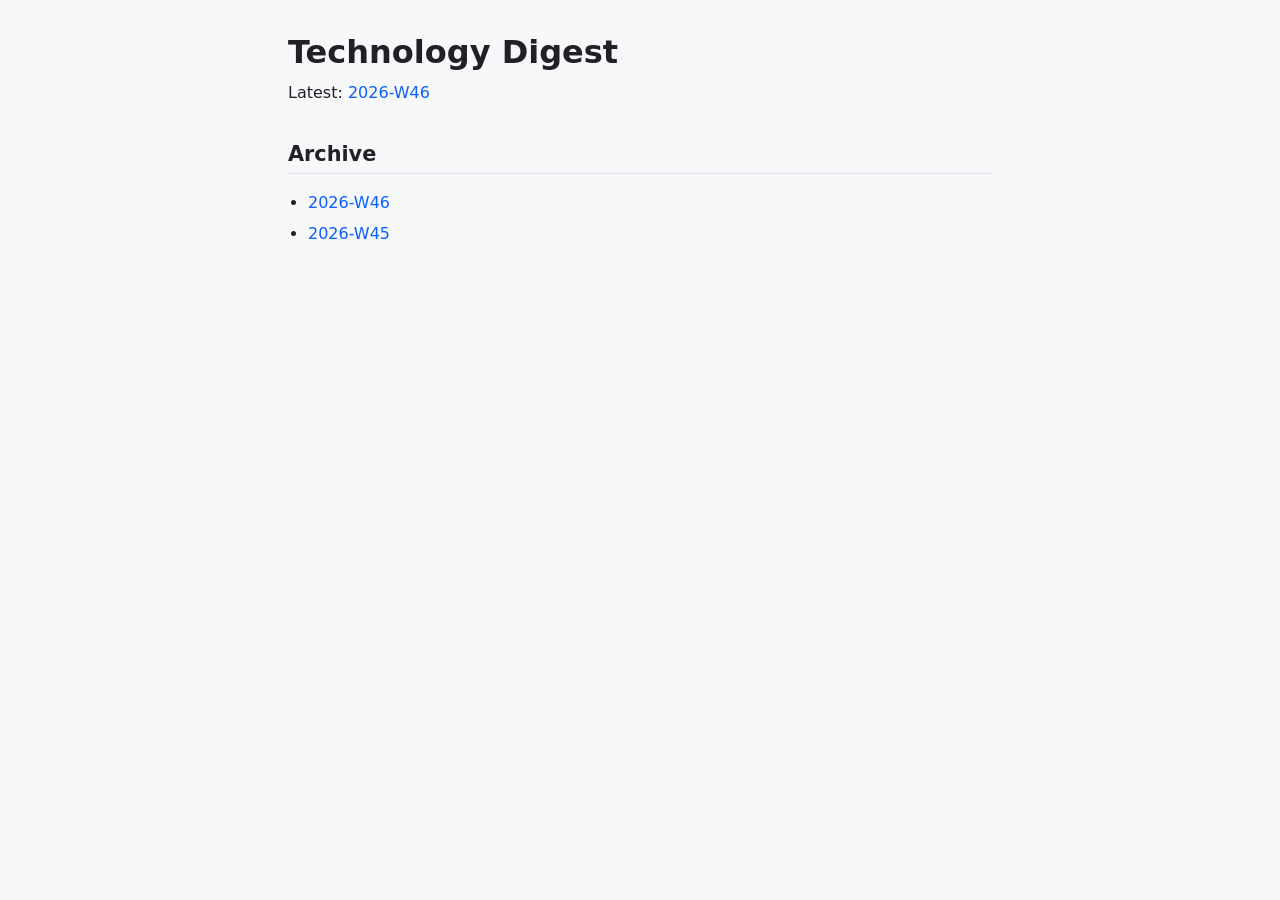
<file: archive/index.html>
<!doctype html>
<html><head><meta charset="utf-8"><meta name="viewport" content="width=device-width,initial-scale=1"><title>Technology Digest</title><link rel="stylesheet" href="style.css"></head><body>
<h1>Technology Digest</h1>
<p>Latest: <a href="2026-W46.html">2026-W46</a></p>
<h2>Archive</h2><ul><li><a href="2026-W46.html">2026-W46</a></li><li><a href="2026-W45.html">2026-W45</a></li></ul>

</body></html>
</file>
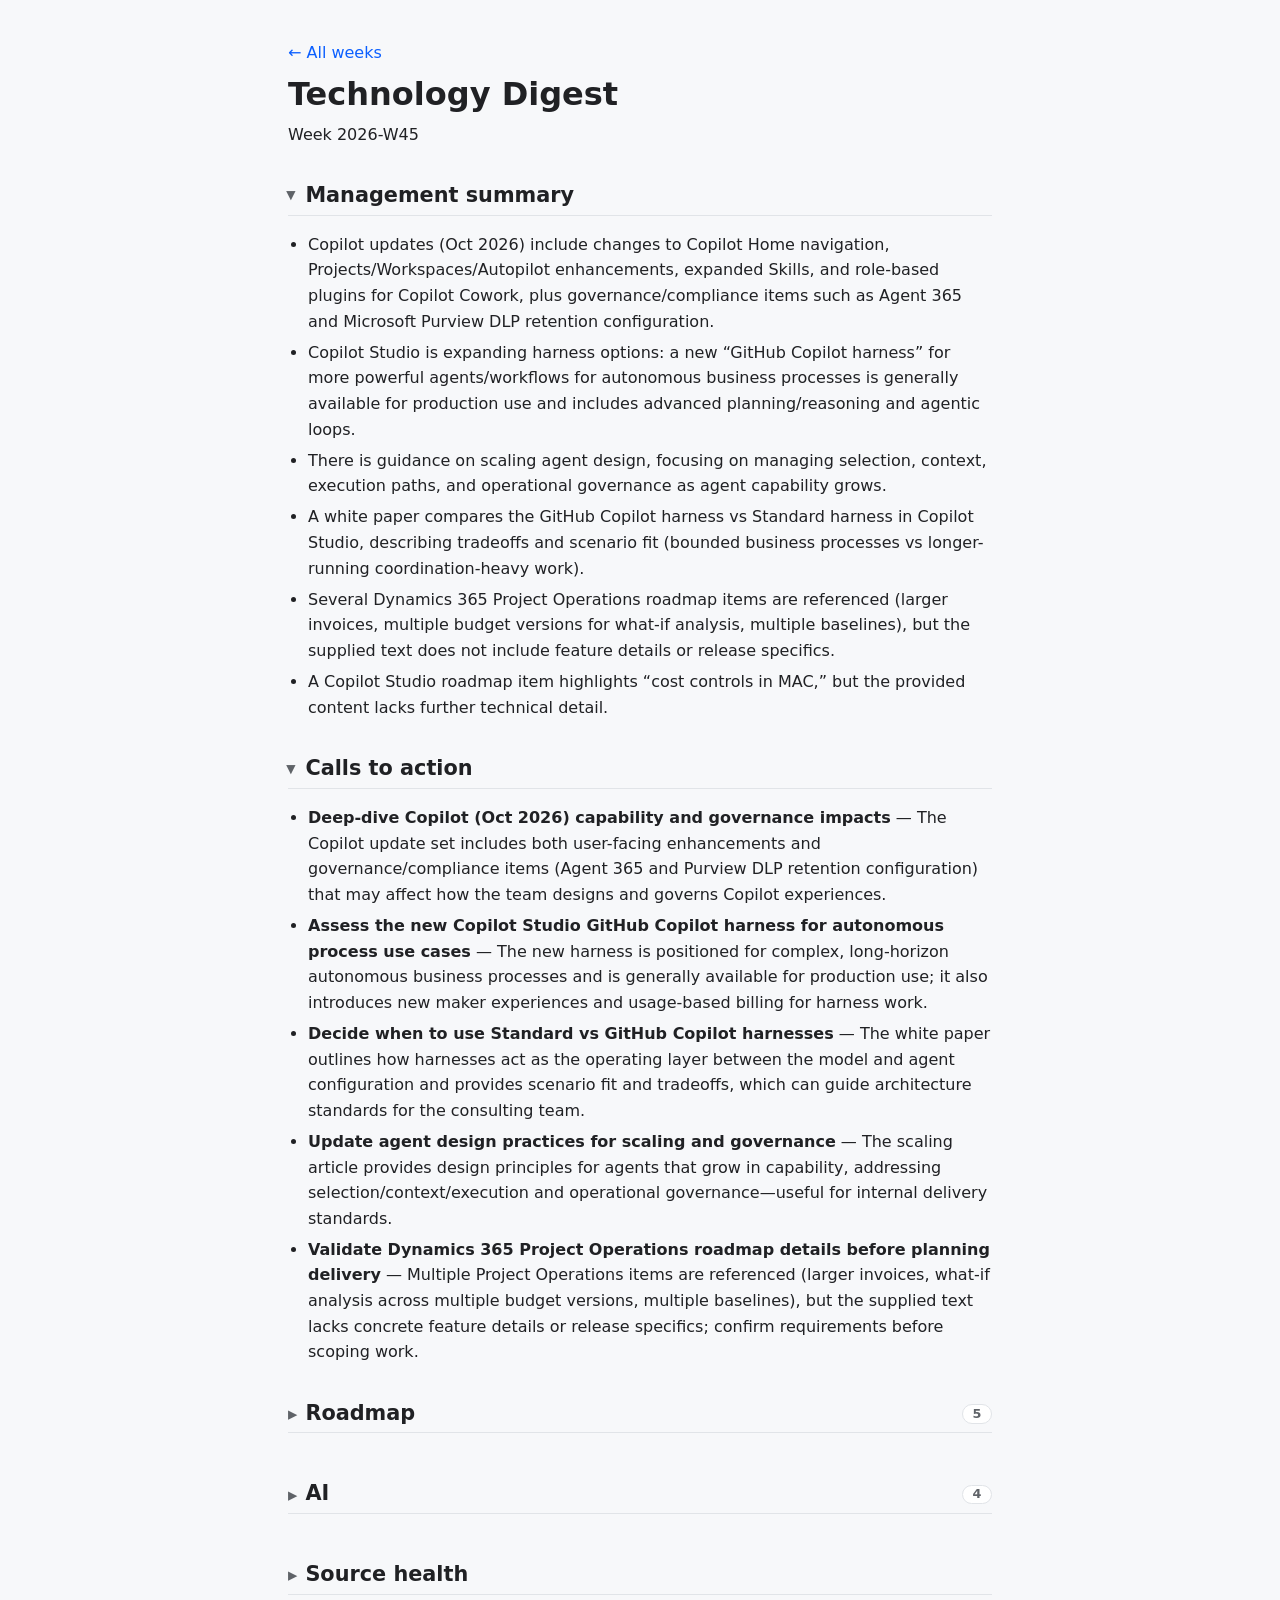
<file: archive/2026-W45.html>
<!doctype html>
<html><head><meta charset="utf-8"><meta name="viewport" content="width=device-width,initial-scale=1"><title>Technology Digest</title><link rel="stylesheet" href="style.css"></head><body>
<p><a href="index.html">&larr; All weeks</a></p>
<h1>Technology Digest</h1><p>Week 2026-W45</p>
<details class="section" open><summary><h2>Management summary</h2></summary><ul><li>Copilot updates (Oct 2026) include changes to Copilot Home navigation, Projects/Workspaces/Autopilot enhancements, expanded Skills, and role-based plugins for Copilot Cowork, plus governance/compliance items such as Agent 365 and Microsoft Purview DLP retention configuration.</li><li>Copilot Studio is expanding harness options: a new “GitHub Copilot harness” for more powerful agents/workflows for autonomous business processes is generally available for production use and includes advanced planning/reasoning and agentic loops.</li><li>There is guidance on scaling agent design, focusing on managing selection, context, execution paths, and operational governance as agent capability grows.</li><li>A white paper compares the GitHub Copilot harness vs Standard harness in Copilot Studio, describing tradeoffs and scenario fit (bounded business processes vs longer-running coordination-heavy work).</li><li>Several Dynamics 365 Project Operations roadmap items are referenced (larger invoices, multiple budget versions for what-if analysis, multiple baselines), but the supplied text does not include feature details or release specifics.</li><li>A Copilot Studio roadmap item highlights “cost controls in MAC,” but the provided content lacks further technical detail.</li></ul></details>
<details class="section" open><summary><h2>Calls to action</h2></summary><ul><li><strong>Deep-dive Copilot (Oct 2026) capability and governance impacts</strong> — The Copilot update set includes both user-facing enhancements and governance/compliance items (Agent 365 and Purview DLP retention configuration) that may affect how the team designs and governs Copilot experiences.</li><li><strong>Assess the new Copilot Studio GitHub Copilot harness for autonomous process use cases</strong> — The new harness is positioned for complex, long-horizon autonomous business processes and is generally available for production use; it also introduces new maker experiences and usage-based billing for harness work.</li><li><strong>Decide when to use Standard vs GitHub Copilot harnesses</strong> — The white paper outlines how harnesses act as the operating layer between the model and agent configuration and provides scenario fit and tradeoffs, which can guide architecture standards for the consulting team.</li><li><strong>Update agent design practices for scaling and governance</strong> — The scaling article provides design principles for agents that grow in capability, addressing selection/context/execution and operational governance—useful for internal delivery standards.</li><li><strong>Validate Dynamics 365 Project Operations roadmap details before planning delivery</strong> — Multiple Project Operations items are referenced (larger invoices, what-if analysis across multiple budget versions, multiple baselines), but the supplied text lacks concrete feature details or release specifics; confirm requirements before scoping work.</li></ul></details>
<details class="section"><summary><h2>Roadmap <span class="count">5</span></h2></summary>
<article><h3><a href="https://www.microsoft.com/microsoft-365/roadmap?id=577834">Microsoft Copilot Studio: Copilot studio cost controls in MAC</a></h3><p>The item is about Microsoft Copilot Studio and specifically mentions “cost controls in MAC.” It appears in an “AI at Work Roadmap” webinar context that provides estimated release dates and descriptions for commercial features, with guidance that details may change.</p>
<p>AI at Work Roadmap · unknown · look_into — The title indicates a Copilot Studio capability (“cost controls in MAC”), but the provided text does not include a clear release stage (e.g., Public Preview/GA) or rollout dates for this specific feature.</p></article>
<article><h3><a href="https://www.microsoft.com/microsoft-365/roadmap?id=577872">Dynamics 365 Project Operations: Support What-If Analysis for multiple budget versions</a></h3><p>The content is a general “AI at Work Roadmap” webinar description that references Dynamics 365 Project Operations and support for what-if analysis across multiple budget versions. It also lists multiple Copilot-related announcements and previews, but the provided text does not include specific release dates or technical details for the Project Operations capability.</p>
<p>AI at Work Roadmap · unknown · look_into — The title indicates a Dynamics 365 Project Operations feature (what-if analysis for multiple budget versions), but the supplied text does not provide the roadmap entry details or an estimated release status for that specific capability.</p></article>
<article><h3><a href="https://www.microsoft.com/microsoft-365/roadmap?id=573693">Dynamics 365 Project Operations: Enable multiple baselines for a project</a></h3><p>The content is an “AI at Work Roadmap” webinar/roadmap page describing estimated release dates and changes for commercial features. It includes multiple Copilot-related announcements, including items tied to Dynamics 365 Contact Center and Copilot Studio, but the provided text does not include details about “Dynamics 365 Project Operations” or “multiple baselines.”</p>
<p>AI at Work Roadmap · unknown · look_into — The title suggests a Dynamics 365 Project Operations capability, but the supplied text only shows general roadmap/webinar information and other Copilot/Contact Center items, with no mention of multiple baselines or Project Operations specifics.</p></article>
<article><h3><a href="https://www.microsoft.com/microsoft-365/roadmap?id=577855">Dynamics 365 Project Operations: Support larger invoices in Project Operations</a></h3><p>The provided content is an AI at Work roadmap webinar description with a general statement that it includes estimated release dates and descriptions for commercial features. Although the title mentions Dynamics 365 Project Operations and larger invoices, the supplied text does not include any details about that specific feature.</p>
<p>AI at Work Roadmap · unknown · ignore — The text provided contains no roadmap entry details for “Support larger invoices in Project Operations,” so there is nothing concrete to assess for delivery or release planning.</p></article>
<article><h3><a href="https://www.microsoft.com/microsoft-365/roadmap?id=576280">Power Apps: Form fill assistance using Microsoft 365 files in model-driven apps</a></h3><p>The provided content is a general “AI at Work Roadmap” webinar page listing multiple Copilot-related announcements and previews. The specific title about “Power Apps: Form fill assistance using Microsoft 365 files in model-driven apps” is not described in the supplied text, so there’s insufficient detail to assess the feature.</p>
<p>AI at Work Roadmap · unknown · ignore — The supplied text does not mention or describe the referenced Power Apps form fill assistance capability, only general roadmap/webinar and other unrelated Copilot items.</p></article></details><details class="section"><summary><h2>AI <span class="count">4</span></h2></summary>
<article><h3><a href="https://techcommunity.microsoft.com/t5/microsoft-copilot-blog/what-s-new-in-microsoft-copilot-october-2026/ba-p/4568528">What’s New in Microsoft Copilot | October 2026</a></h3><p>The article outlines multiple new Microsoft Copilot user and IT admin capabilities, including Copilot Home navigation updates, Projects/Workspaces/Autopilot enhancements, expanded Skills, and role-based plugins for Copilot Cowork. It also mentions governance/compliance-related items such as Agent 365 and Microsoft Purview Data Loss Prevention retention configuration.</p>
<p>Microsoft Copilot Blog (Tech Community) · unknown · look_into — The text describes several feature rollouts (e.g., Frontier in October, worldwide in November) across Copilot app, Word/Excel/PowerPoint, Teams, Edge, and admin capabilities, which are directly relevant to Copilot solution design, enablement, and governance planning.</p></article>
<article><h3><a href="https://techcommunity.microsoft.com/t5/copilot-studio-blog/white-paper-choosing-between-the-github-copilot-and-standard/ba-p/4552385">White paper: Choosing between the GitHub Copilot and Standard harnesses in Copilot Studio</a></h3><p>The blog post provides a white paper comparing the Standard harness and the GitHub Copilot (now Microsoft Copilot) harness in Copilot Studio. It explains how harnesses act as the operating layer between the model and agent configuration, and outlines tradeoffs and scenario fit for bounded business processes versus longer-running, coordination-heavy work.</p>
<p>Copilot Studio Blog (Tech Community) · unknown · look_into — It directly addresses choosing between Copilot Studio harness options (Standard vs GitHub/Microsoft Copilot harness) and discusses differences and tradeoffs relevant to agent design and delivery.</p></article>
<article><h3><a href="https://techcommunity.microsoft.com/t5/copilot-studio-blog/more-powerful-agents-and-workflows-for-autonomous-business/ba-p/4542969">More powerful agents and workflows for autonomous business processes: Introducing a new harness for Copilot Studio</a></h3><p>The blog announces that Copilot Studio has a new “GitHub Copilot harness” capability for building agents that can handle more complex, long-horizon autonomous business processes. It states the harness is generally available for production use, supports advanced planning/reasoning and agentic loops, and introduces new maker experiences (agent designer/workflow designer and upcoming natural language authoring) plus usage-based billing for harness work.</p>
<p>Copilot Studio Blog (Tech Community) · ga · look_into — It is generally available for production use and introduces new agent/workflow capabilities and usage-based billing details that could affect how we design, test, and cost/manage Copilot Studio agents.</p></article>
<article><h3><a href="https://techcommunity.microsoft.com/t5/copilot-studio-blog/are-bigger-agents-better-how-to-design-agents-that-scale/ba-p/4559073">Are bigger agents better? How to design agents that scale</a></h3><p>The article discusses how agent capability growth can create scaling challenges in selection, context management, execution paths, and operational governance. It highlights design principles for Copilot Studio agents (e.g., deliberate scoping and responsibility ownership) and mentions Copilot Studio’s GitHub Copilot harness capabilities like tool search to manage large toolsets.</p>
<p>Copilot Studio Blog (Tech Community) · unknown · look_into — The text provides guidance on designing scalable agents in Copilot Studio and references harness features (tool search, model evaluation) that may be relevant to delivery architecture and best practices, but it does not state a specific release/GA status.</p></article></details>
<details class="section"><summary><h2>Source health</h2></summary><p>healthy: 16 · stale: 1 · failing: 0 · suspended: 0</p></details>

</body></html>
</file>
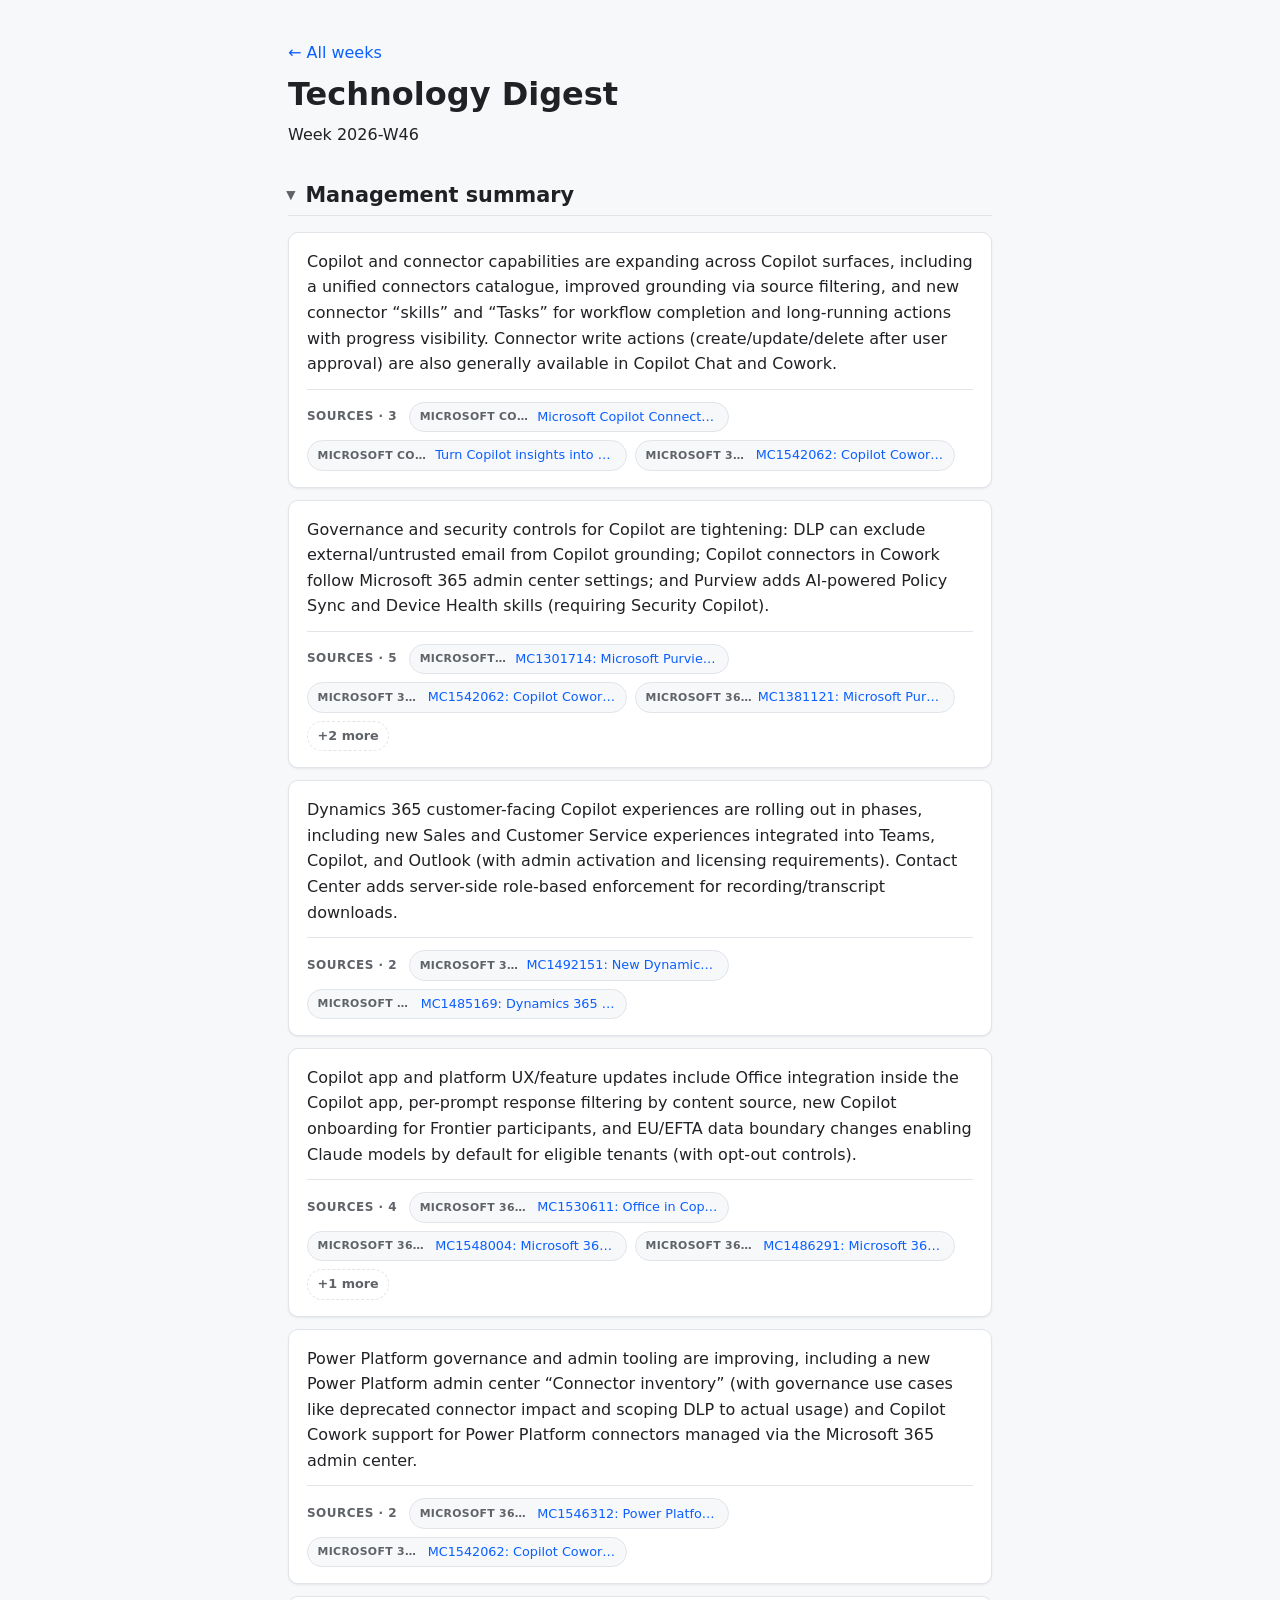
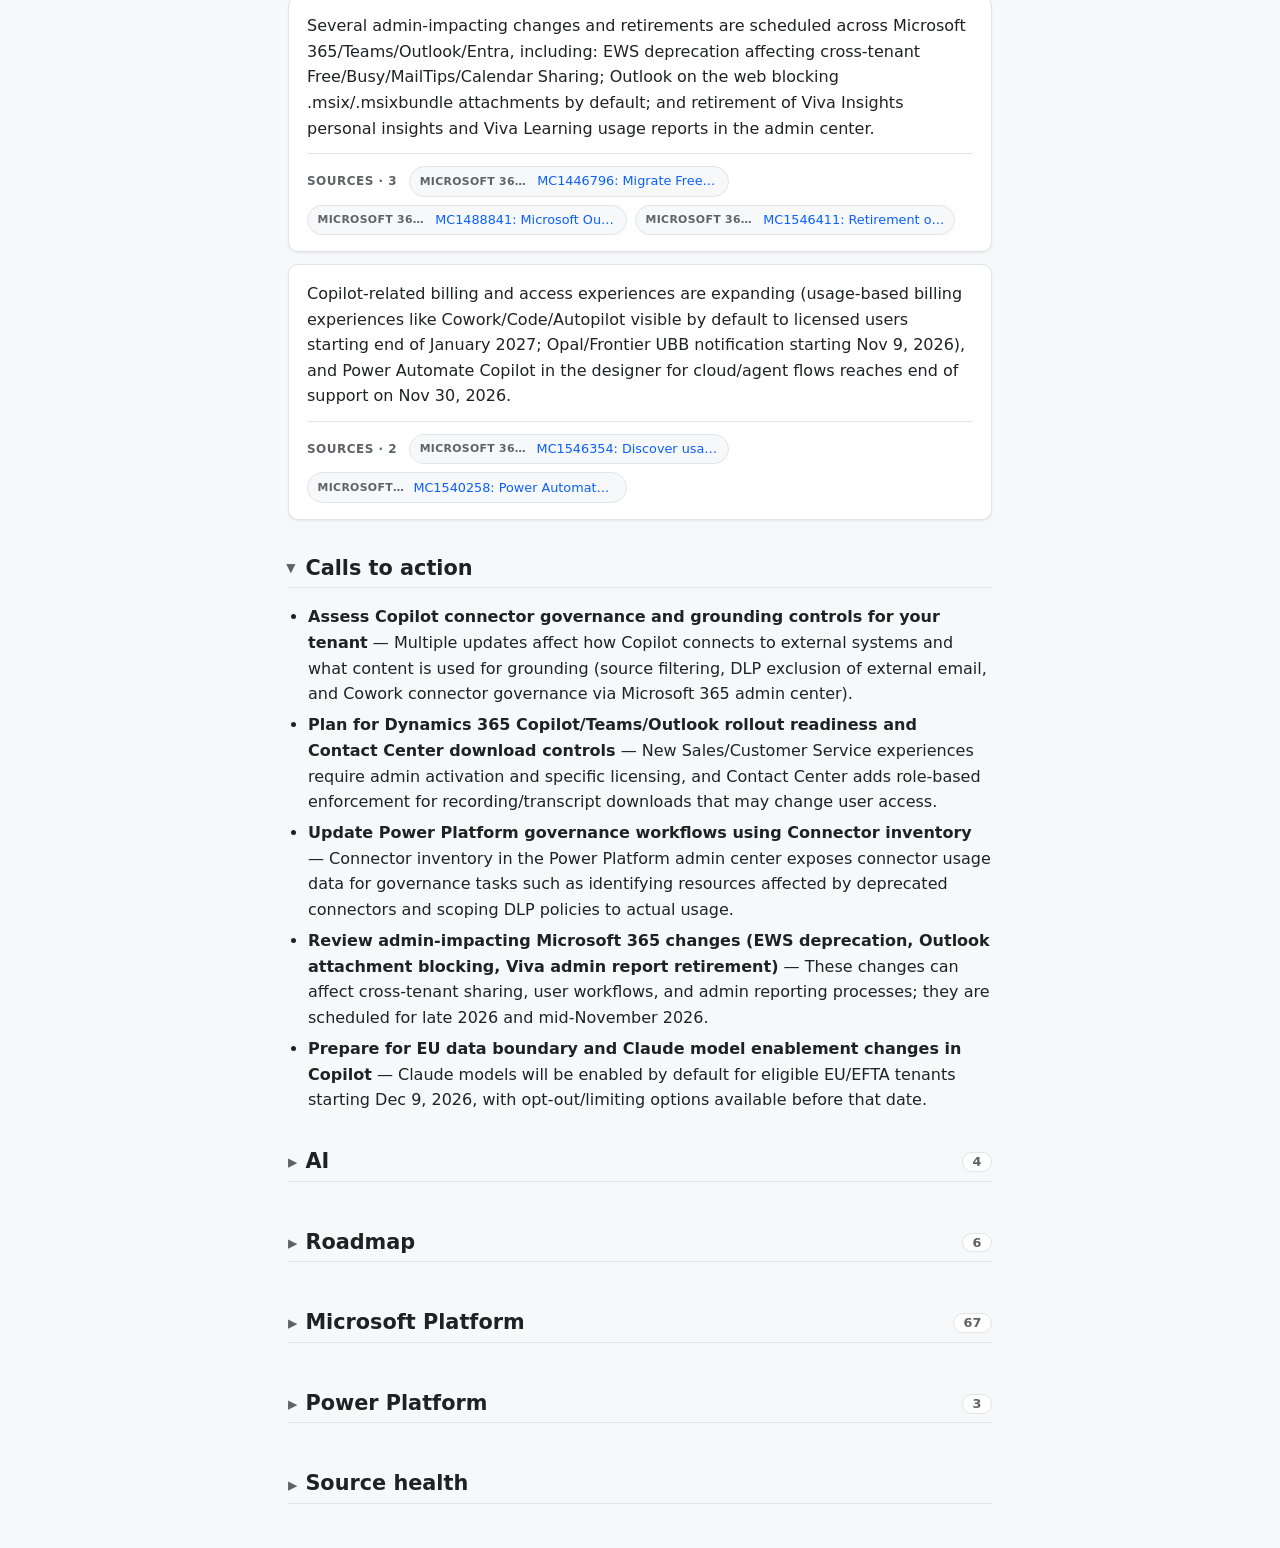
<file: archive/2026-W46.html>
<!doctype html>
<html><head><meta charset="utf-8"><meta name="viewport" content="width=device-width,initial-scale=1"><title>Technology Digest</title><link rel="stylesheet" href="style.css"></head><body>
<p><a href="index.html">&larr; All weeks</a></p>
<h1>Technology Digest</h1><p>Week 2026-W46</p>
<details class="section" open><summary><h2>Management summary</h2></summary><ul class="management-summary"><li class="management-summary-item"><p>Copilot and connector capabilities are expanding across Copilot surfaces, including a unified connectors catalogue, improved grounding via source filtering, and new connector “skills” and “Tasks” for workflow completion and long-running actions with progress visibility. Connector write actions (create/update/delete after user approval) are also generally available in Copilot Chat and Cowork.</p><div class="summary-sources" role="group" aria-label="Sources (3)"><span class="summary-sources-label">Sources · 3</span><a class="summary-source" href="https://techcommunity.microsoft.com/t5/microsoft-copilot-blog/microsoft-copilot-connectors-update-october-2026/ba-p/4572240" title="Microsoft Copilot Connectors Update: October 2026" aria-label="Microsoft Copilot Blog (Tech Community): Microsoft Copilot Connectors Update: October 2026"><span class="summary-source-publisher">Microsoft Copilot Blog (Tech Community)</span><span class="summary-source-title">Microsoft Copilot Connectors Update: October 2026</span></a><a class="summary-source" href="https://techcommunity.microsoft.com/t5/microsoft-copilot-blog/turn-copilot-insights-into-action-with-connector-write/ba-p/4571160" title="Turn Copilot insights into action with connector write capabilities" aria-label="Microsoft Copilot Blog (Tech Community): Turn Copilot insights into action with connector write capabilities"><span class="summary-source-publisher">Microsoft Copilot Blog (Tech Community)</span><span class="summary-source-title">Turn Copilot insights into action with connector write capabilities</span></a><a class="summary-source" href="https://mc.merill.net/message/MC1542062" title="MC1542062: Copilot Cowork: Power Platform connectors now follow Microsoft 365 admin center settings" aria-label="Microsoft 365 Message Center (community mirror): MC1542062: Copilot Cowork: Power Platform connectors now follow Microsoft 365 admin center settings"><span class="summary-source-publisher">Microsoft 365 Message Center (community mirror)</span><span class="summary-source-title">MC1542062: Copilot Cowork: Power Platform connectors now follow Microsoft 365 admin center settings</span></a></div></li><li class="management-summary-item"><p>Governance and security controls for Copilot are tightening: DLP can exclude external/untrusted email from Copilot grounding; Copilot connectors in Cowork follow Microsoft 365 admin center settings; and Purview adds AI-powered Policy Sync and Device Health skills (requiring Security Copilot).</p><div class="summary-sources" role="group" aria-label="Sources (5)"><span class="summary-sources-label">Sources · 5</span><a class="summary-source" href="https://mc.merill.net/message/MC1301714" title="MC1301714: Microsoft Purview | Data Loss Prevention- DLP to restrict processing external emails in M365 Copilot and Copilot Chat" aria-label="Microsoft 365 Message Center (community mirror): MC1301714: Microsoft Purview | Data Loss Prevention- DLP to restrict processing external emails in M365 Copilot and Copilot Chat"><span class="summary-source-publisher">Microsoft 365 Message Center (community mirror)</span><span class="summary-source-title">MC1301714: Microsoft Purview | Data Loss Prevention- DLP to restrict processing external emails in M365 Copilot and Copilot Chat</span></a><a class="summary-source" href="https://mc.merill.net/message/MC1542062" title="MC1542062: Copilot Cowork: Power Platform connectors now follow Microsoft 365 admin center settings" aria-label="Microsoft 365 Message Center (community mirror): MC1542062: Copilot Cowork: Power Platform connectors now follow Microsoft 365 admin center settings"><span class="summary-source-publisher">Microsoft 365 Message Center (community mirror)</span><span class="summary-source-title">MC1542062: Copilot Cowork: Power Platform connectors now follow Microsoft 365 admin center settings</span></a><a class="summary-source" href="https://mc.merill.net/message/MC1381121" title="MC1381121: Microsoft Purview | Endpoint Data Loss Prevention: Policy sync and device health AI skill" aria-label="Microsoft 365 Message Center (community mirror): MC1381121: Microsoft Purview | Endpoint Data Loss Prevention: Policy sync and device health AI skill"><span class="summary-source-publisher">Microsoft 365 Message Center (community mirror)</span><span class="summary-source-title">MC1381121: Microsoft Purview | Endpoint Data Loss Prevention: Policy sync and device health AI skill</span></a><details class="summary-more"><summary><span class="summary-more-count">+2 more</span><span class="summary-more-less">Show fewer</span></summary><div class="summary-more-list"><a class="summary-source" href="https://mc.merill.net/message/MC1489971" title="MC1489971: Microsoft Purview DLP: Improved setup and Intune multi-admin approval support for unmanaged apps in Edge for Business" aria-label="Microsoft 365 Message Center (community mirror): MC1489971: Microsoft Purview DLP: Improved setup and Intune multi-admin approval support for unmanaged apps in Edge for Business"><span class="summary-source-publisher">Microsoft 365 Message Center (community mirror)</span><span class="summary-source-title">MC1489971: Microsoft Purview DLP: Improved setup and Intune multi-admin approval support for unmanaged apps in Edge for Business</span></a><a class="summary-source" href="https://mc.merill.net/message/MC1545691" title="MC1545691: Microsoft Purview: Retirement of select DSPM partner integrations" aria-label="Microsoft 365 Message Center (community mirror): MC1545691: Microsoft Purview: Retirement of select DSPM partner integrations"><span class="summary-source-publisher">Microsoft 365 Message Center (community mirror)</span><span class="summary-source-title">MC1545691: Microsoft Purview: Retirement of select DSPM partner integrations</span></a></div></details></div></li><li class="management-summary-item"><p>Dynamics 365 customer-facing Copilot experiences are rolling out in phases, including new Sales and Customer Service experiences integrated into Teams, Copilot, and Outlook (with admin activation and licensing requirements). Contact Center adds server-side role-based enforcement for recording/transcript downloads.</p><div class="summary-sources" role="group" aria-label="Sources (2)"><span class="summary-sources-label">Sources · 2</span><a class="summary-source" href="https://mc.merill.net/message/MC1492151" title="MC1492151: New Dynamics 365 Sales and Customer Service experiences across Teams, Copilot, and Outlook" aria-label="Microsoft 365 Message Center (community mirror): MC1492151: New Dynamics 365 Sales and Customer Service experiences across Teams, Copilot, and Outlook"><span class="summary-source-publisher">Microsoft 365 Message Center (community mirror)</span><span class="summary-source-title">MC1492151: New Dynamics 365 Sales and Customer Service experiences across Teams, Copilot, and Outlook</span></a><a class="summary-source" href="https://mc.merill.net/message/MC1485169" title="MC1485169: Dynamics 365 Contact Center - Use role-based enforcement for recording and transcription downloads" aria-label="Microsoft 365 Message Center (community mirror): MC1485169: Dynamics 365 Contact Center - Use role-based enforcement for recording and transcription downloads"><span class="summary-source-publisher">Microsoft 365 Message Center (community mirror)</span><span class="summary-source-title">MC1485169: Dynamics 365 Contact Center - Use role-based enforcement for recording and transcription downloads</span></a></div></li><li class="management-summary-item"><p>Copilot app and platform UX/feature updates include Office integration inside the Copilot app, per-prompt response filtering by content source, new Copilot onboarding for Frontier participants, and EU/EFTA data boundary changes enabling Claude models by default for eligible tenants (with opt-out controls).</p><div class="summary-sources" role="group" aria-label="Sources (4)"><span class="summary-sources-label">Sources · 4</span><a class="summary-source" href="https://mc.merill.net/message/MC1530611" title="MC1530611: Office in Copilot brings the full power of Office into the Microsoft Copilot app" aria-label="Microsoft 365 Message Center (community mirror): MC1530611: Office in Copilot brings the full power of Office into the Microsoft Copilot app"><span class="summary-source-publisher">Microsoft 365 Message Center (community mirror)</span><span class="summary-source-title">MC1530611: Office in Copilot brings the full power of Office into the Microsoft Copilot app</span></a><a class="summary-source" href="https://mc.merill.net/message/MC1548004" title="MC1548004: Microsoft 365 Copilot Chat: Filter responses by content source" aria-label="Microsoft 365 Message Center (community mirror): MC1548004: Microsoft 365 Copilot Chat: Filter responses by content source"><span class="summary-source-publisher">Microsoft 365 Message Center (community mirror)</span><span class="summary-source-title">MC1548004: Microsoft 365 Copilot Chat: Filter responses by content source</span></a><a class="summary-source" href="https://mc.merill.net/message/MC1486291" title="MC1486291: Microsoft 365 Copilot: new guided Copilot onboarding experience" aria-label="Microsoft 365 Message Center (community mirror): MC1486291: Microsoft 365 Copilot: new guided Copilot onboarding experience"><span class="summary-source-publisher">Microsoft 365 Message Center (community mirror)</span><span class="summary-source-title">MC1486291: Microsoft 365 Copilot: new guided Copilot onboarding experience</span></a><details class="summary-more"><summary><span class="summary-more-count">+1 more</span><span class="summary-more-less">Show fewer</span></summary><div class="summary-more-list"><a class="summary-source" href="https://mc.merill.net/message/MC1546438" title="MC1546438: Action may be required: Claude models in Copilot are coming into the EU Data Boundary and will be enabled by default" aria-label="Microsoft 365 Message Center (community mirror): MC1546438: Action may be required: Claude models in Copilot are coming into the EU Data Boundary and will be enabled by default"><span class="summary-source-publisher">Microsoft 365 Message Center (community mirror)</span><span class="summary-source-title">MC1546438: Action may be required: Claude models in Copilot are coming into the EU Data Boundary and will be enabled by default</span></a></div></details></div></li><li class="management-summary-item"><p>Power Platform governance and admin tooling are improving, including a new Power Platform admin center “Connector inventory” (with governance use cases like deprecated connector impact and scoping DLP to actual usage) and Copilot Cowork support for Power Platform connectors managed via the Microsoft 365 admin center.</p><div class="summary-sources" role="group" aria-label="Sources (2)"><span class="summary-sources-label">Sources · 2</span><a class="summary-source" href="https://mc.merill.net/message/MC1546312" title="MC1546312: Power Platform admin center - Connector inventory in Power Platform inventory" aria-label="Microsoft 365 Message Center (community mirror): MC1546312: Power Platform admin center - Connector inventory in Power Platform inventory"><span class="summary-source-publisher">Microsoft 365 Message Center (community mirror)</span><span class="summary-source-title">MC1546312: Power Platform admin center - Connector inventory in Power Platform inventory</span></a><a class="summary-source" href="https://mc.merill.net/message/MC1542062" title="MC1542062: Copilot Cowork: Power Platform connectors now follow Microsoft 365 admin center settings" aria-label="Microsoft 365 Message Center (community mirror): MC1542062: Copilot Cowork: Power Platform connectors now follow Microsoft 365 admin center settings"><span class="summary-source-publisher">Microsoft 365 Message Center (community mirror)</span><span class="summary-source-title">MC1542062: Copilot Cowork: Power Platform connectors now follow Microsoft 365 admin center settings</span></a></div></li><li class="management-summary-item"><p>Several admin-impacting changes and retirements are scheduled across Microsoft 365/Teams/Outlook/Entra, including: EWS deprecation affecting cross-tenant Free/Busy/MailTips/Calendar Sharing; Outlook on the web blocking .msix/.msixbundle attachments by default; and retirement of Viva Insights personal insights and Viva Learning usage reports in the admin center.</p><div class="summary-sources" role="group" aria-label="Sources (3)"><span class="summary-sources-label">Sources · 3</span><a class="summary-source" href="https://mc.merill.net/message/MC1446796" title="MC1446796: Migrate Free/Busy, MailTips, and Calendar Sharing before EWS deprecation" aria-label="Microsoft 365 Message Center (community mirror): MC1446796: Migrate Free/Busy, MailTips, and Calendar Sharing before EWS deprecation"><span class="summary-source-publisher">Microsoft 365 Message Center (community mirror)</span><span class="summary-source-title">MC1446796: Migrate Free/Busy, MailTips, and Calendar Sharing before EWS deprecation</span></a><a class="summary-source" href="https://mc.merill.net/message/MC1488841" title="MC1488841: Microsoft Outlook: Update to default blocked file types in OwaMailboxPolicy" aria-label="Microsoft 365 Message Center (community mirror): MC1488841: Microsoft Outlook: Update to default blocked file types in OwaMailboxPolicy"><span class="summary-source-publisher">Microsoft 365 Message Center (community mirror)</span><span class="summary-source-title">MC1488841: Microsoft Outlook: Update to default blocked file types in OwaMailboxPolicy</span></a><a class="summary-source" href="https://mc.merill.net/message/MC1546411" title="MC1546411: Retirement of Viva Insights (personal insights) and Viva Learning usage reports" aria-label="Microsoft 365 Message Center (community mirror): MC1546411: Retirement of Viva Insights (personal insights) and Viva Learning usage reports"><span class="summary-source-publisher">Microsoft 365 Message Center (community mirror)</span><span class="summary-source-title">MC1546411: Retirement of Viva Insights (personal insights) and Viva Learning usage reports</span></a></div></li><li class="management-summary-item"><p>Copilot-related billing and access experiences are expanding (usage-based billing experiences like Cowork/Code/Autopilot visible by default to licensed users starting end of January 2027; Opal/Frontier UBB notification starting Nov 9, 2026), and Power Automate Copilot in the designer for cloud/agent flows reaches end of support on Nov 30, 2026.</p><div class="summary-sources" role="group" aria-label="Sources (2)"><span class="summary-sources-label">Sources · 2</span><a class="summary-source" href="https://mc.merill.net/message/MC1546354" title="MC1546354: Discover usage-based billing (UBB) experiences like Cowork, Code, and Autopilot" aria-label="Microsoft 365 Message Center (community mirror): MC1546354: Discover usage-based billing (UBB) experiences like Cowork, Code, and Autopilot"><span class="summary-source-publisher">Microsoft 365 Message Center (community mirror)</span><span class="summary-source-title">MC1546354: Discover usage-based billing (UBB) experiences like Cowork, Code, and Autopilot</span></a><a class="summary-source" href="https://mc.merill.net/message/MC1540258" title="MC1540258: Power Automate - Information regarding the end of support for Copilot in the designer for cloud flows or agent flows." aria-label="Microsoft 365 Message Center (community mirror): MC1540258: Power Automate - Information regarding the end of support for Copilot in the designer for cloud flows or agent flows."><span class="summary-source-publisher">Microsoft 365 Message Center (community mirror)</span><span class="summary-source-title">MC1540258: Power Automate - Information regarding the end of support for Copilot in the designer for cloud flows or agent flows.</span></a></div></li></ul></details>
<details class="section" open><summary><h2>Calls to action</h2></summary><ul><li><strong>Assess Copilot connector governance and grounding controls for your tenant</strong> — Multiple updates affect how Copilot connects to external systems and what content is used for grounding (source filtering, DLP exclusion of external email, and Cowork connector governance via Microsoft 365 admin center).</li><li><strong>Plan for Dynamics 365 Copilot/Teams/Outlook rollout readiness and Contact Center download controls</strong> — New Sales/Customer Service experiences require admin activation and specific licensing, and Contact Center adds role-based enforcement for recording/transcript downloads that may change user access.</li><li><strong>Update Power Platform governance workflows using Connector inventory</strong> — Connector inventory in the Power Platform admin center exposes connector usage data for governance tasks such as identifying resources affected by deprecated connectors and scoping DLP policies to actual usage.</li><li><strong>Review admin-impacting Microsoft 365 changes (EWS deprecation, Outlook attachment blocking, Viva admin report retirement)</strong> — These changes can affect cross-tenant sharing, user workflows, and admin reporting processes; they are scheduled for late 2026 and mid-November 2026.</li><li><strong>Prepare for EU data boundary and Claude model enablement changes in Copilot</strong> — Claude models will be enabled by default for eligible EU/EFTA tenants starting Dec 9, 2026, with opt-out/limiting options available before that date.</li></ul></details>
<details class="section"><summary><h2>AI <span class="count">4</span></h2></summary>
<article><h3><a href="https://techcommunity.microsoft.com/t5/microsoft-copilot-blog/microsoft-copilot-connectors-update-october-2026/ba-p/4572240">Microsoft Copilot Connectors Update: October 2026</a></h3><p>The update expands Microsoft Copilot Connectors with a unified connectors catalogue across Copilot surfaces (Chat, Word, Excel, PowerPoint, Researcher), new connector domains (HR, life sciences, project work), and improved grounding via source filtering. It also adds connector “skills” for workflow completion (starting with HubSpot and Notion) and “Tasks” for long-running connector actions with progress visibility.</p>
<p>Microsoft Copilot Blog (Tech Community) · unknown · look_into — The text describes multiple functional expansions (unified catalogue, new domains/connectors, source filtering, connector skills, and Tasks) that could impact how customers integrate their data sources and govern Copilot responses.</p></article>
<article><h3><a href="https://techcommunity.microsoft.com/t5/microsoft-copilot-blog/use-connected-financial-intelligence-with-copilot-in-real/ba-p/4571099">Use connected financial intelligence with Copilot in real financial workflows</a></h3><p>The post describes how Copilot connectors can bring external financial research/data into Copilot and combine it with organizational knowledge (via Work IQ) to support real financial workflows like credit briefings, equity analysis, and investment banking research. It emphasizes professional judgment and evidence-backed outputs (e.g., Word memos, Excel analysis, PowerPoint briefings) while keeping users in control.</p>
<p>Microsoft Copilot Blog (Tech Community) · unknown · look_into — It highlights specific Copilot connector capabilities for finance workflows (Moody’s, LSEG, FactSet) and integration with organizational context (Work IQ), which is directly relevant to Dynamics/Power Platform/Copilot delivery planning, but the text does not state a release status.</p></article>
<article><h3><a href="https://techcommunity.microsoft.com/t5/microsoft-copilot-blog/turn-copilot-insights-into-action-with-connector-write/ba-p/4571160">Turn Copilot insights into action with connector write capabilities</a></h3><p>The post announces that Copilot connector “write actions” are generally available across Copilot Chat and Cowork, enabling Copilot to create, update, or delete information in connected applications after user approval. It also notes write actions are expected to come soon to Copilot in Office apps, with permission/confirmation shown before actions are executed.</p>
<p>Microsoft Copilot Blog (Tech Community) · ga · look_into — It is a GA capability for Copilot connector write actions (create/update/delete with approval) that can impact how Dynamics 365/Power Platform and connected apps are integrated and governed in delivery scenarios.</p></article>
<article><h3><a href="https://techcommunity.microsoft.com/t5/copilot-studio-blog/paper-how-utilizing-the-microsoft-copilot-harness-in-copilot/ba-p/4571157">Paper: How utilizing the Microsoft Copilot harness in Copilot Studio enabled complex task execution</a></h3><p>The paper compares Copilot Studio’s Standard harness (conversation-style, isolated model calls) with a Microsoft Copilot harness (single agentic loop in a secure container with tools and large-data materialization). It reports improved evaluation pass rates, reduced cost-weighted token consumption, lower per-call latency, and higher production success after tool failures, including an Excel Online connector success-rate improvement.</p>
<p>Copilot Studio Blog (Tech Community) · unknown · look_into — It provides concrete architectural details and measurable performance outcomes for Copilot Studio harnesses, which are directly relevant to designing and delivering agentic solutions.</p></article></details><details class="section"><summary><h2>Roadmap <span class="count">6</span></h2></summary>
<article><h3><a href="https://www.microsoft.com/microsoft-365/roadmap?id=573293">Microsoft Copilot (Microsoft 365): Copilot Cowork: Access Business Applications with Work IQ</a></h3><p>The AI at Work roadmap webinar highlights new and upcoming Microsoft Copilot capabilities across Microsoft 365 and related products, including Copilot Studio, Dynamics 365 agentic ERP capabilities, and Copilot skills for finance and legal. It also notes estimated release dates and distinctions between Targeted and Standard release, with information subject to change.</p>
<p>AI at Work Roadmap · unknown · look_into — The text contains multiple Copilot-related announcements (e.g., Copilot Cowork GA, Copilot for finance/legal, Copilot Studio updates, and Dynamics 365 agentic ERP capabilities) with release timing guidance, which is directly relevant to planning Copilot/Power Platform delivery and customer readiness.</p></article>
<article><h3><a href="https://www.microsoft.com/microsoft-365/roadmap?id=573290">Work IQ: Business Skills to manage your business processes in Work IQ MCP</a></h3><p>The document is an AI at Work roadmap webinar page describing estimated release dates and descriptions for commercial features across Microsoft Copilot, Copilot Studio, and related capabilities. It includes multiple “Public Preview” and “Generally available” items, including Copilot offerings for finance and legal, and Contact Center Intelligence (CCI).</p>
<p>AI at Work Roadmap · unknown · look_into — The text references roadmap/estimated release dates and several preview/GA announcements, but it does not specify a particular Dynamics 365/Power Platform feature or a concrete release status for “Work IQ MCP” beyond the general roadmap context.</p></article>
<article><h3><a href="https://www.microsoft.com/microsoft-365/roadmap?id=578900">Dynamics 365 Project Operations: Deprecate transaction origins</a></h3><p>The item is a Dynamics 365 Project Operations roadmap topic titled “Deprecate transaction origins.” The provided text is largely generic roadmap/webinar content and does not include technical details, affected features, or dates for this specific deprecation.</p>
<p>AI at Work Roadmap · unknown · look_into — The title indicates a deprecation affecting Dynamics 365 Project Operations, but the supplied text does not provide the rollout timing, scope, or migration guidance needed for delivery planning.</p></article>
<article><h3><a href="https://www.microsoft.com/microsoft-365/roadmap?id=577876">Dynamics 365 Project Operations: Optimize Project Operations - Allow to invoice future-dated transactions</a></h3><p>The provided content is a general “AI at Work Roadmap” webinar/announcements page describing estimated release dates and Copilot-related updates. Although the title references Dynamics 365 Project Operations and invoicing future-dated transactions, the supplied text does not include any details about that specific feature.</p>
<p>AI at Work Roadmap · unknown · ignore — The text provided contains no roadmap details for “Allow to invoice future-dated transactions” in Dynamics 365 Project Operations, so there is nothing concrete to assess for delivery planning.</p></article>
<article><h3><a href="https://www.microsoft.com/microsoft-365/roadmap?id=578904">Dynamics 365 Project Operations: Set invoice limits for time and material billing</a></h3><p>The provided content is an AI at Work roadmap webinar description and a list of Copilot-related announcements. It does not include any specific details about Dynamics 365 Project Operations invoice limits for time and material billing, nor any release status for that capability.</p>
<p>AI at Work Roadmap · unknown · ignore — The supplied text is generic roadmap/announcement material and contains no information about the stated Project Operations invoice-limit feature.</p></article>
<article><h3><a href="https://www.microsoft.com/microsoft-365/roadmap?id=578905">Dynamics 365 Project Operations: Invoice usability enhancements</a></h3><p>The provided content is an AI at Work roadmap webinar description and a list of recent Copilot-related announcements. Although the title mentions Dynamics 365 Project Operations invoice usability enhancements, the supplied text does not include any details about that specific feature.</p>
<p>AI at Work Roadmap · unknown · ignore — The supplied text contains no information about “Dynamics 365 Project Operations: Invoice usability enhancements” or its release timing/status; it only provides general roadmap and other unrelated Copilot announcements.</p></article></details><details class="section"><summary><h2>Microsoft Platform <span class="count">67</span></h2></summary>
<article><h3><a href="https://mc.merill.net/message/MC1492151">MC1492151: New Dynamics 365 Sales and Customer Service experiences across Teams, Copilot, and Outlook</a></h3><p>Microsoft is releasing new Dynamics 365 Sales and Customer Service experiences integrated into Teams, Microsoft 365 Copilot, and Outlook, including Sales and Service skills, Teams Channel Agent (CRM in Teams), and a Sales Development Agent. The rollout begins in October 2026 with phased availability and requires admin activation and specific licensing for Copilot, Dynamics 365 Customer Service, and Teams.</p>
<p>Microsoft 365 Message Center (community mirror) · preview · look_into — The message describes upcoming phased rollouts starting October 2026, new agent-based capabilities (Sales Development Agent, Sales/Service skills, and CRM integration in Teams), and required admin activation and licensing/spending policy preparation.</p></article>
<article><h3><a href="https://mc.merill.net/message/MC1548034">MC1548034: Copilot Studio - Set up third-party agent connections in conversations</a></h3><p>MC1548034 announces an improved Copilot Studio experience for setting up third-party agent connections directly within the conversation, without leaving or redirecting to the full connection-management portal. It also notes that eligible existing connections can be reused and that custom web UI agents using the Standard harness will require implementation changes.</p>
<p>Microsoft 365 Message Center (community mirror) · preview · look_into — The update changes how users establish/reuse third-party connections in Copilot Studio conversations and requires developer changes for agents published via a custom web UI using the Standard harness.</p></article>
<article><h3><a href="https://mc.merill.net/message/MC1509782">MC1509782: Microsoft Entra ID: Updates to SMS and voice verification experiences in MFA flows</a></h3><p>Microsoft Entra ID is updating MFA flows to prioritize more secure non-telephony verification methods before SMS/voice when available, while keeping SMS/voice accessible via “Show more verification methods.” The change includes a resend waiting period after sending an SMS/voice code and is scheduled for rollout in mid-to-late October 2026, with separate planning for SMS/voice retirement in February 2027.</p>
<p>Microsoft 365 Message Center (community mirror) · announcement · inform_customers — The message describes user/admin impact (MFA method ordering and resend waiting period) and recommends help desk preparation, plus it references planning for SMS/voice retirement in February 2027.</p></article>
<article><h3><a href="https://mc.merill.net/message/MC1488841">MC1488841: Microsoft Outlook: Update to default blocked file types in OwaMailboxPolicy</a></h3><p>Microsoft is updating Outlook on the web and new Outlook for Windows to block .msix and .msixbundle attachments by default via OwaMailboxPolicy starting early December 2026. The change applies to the default OWA mailbox policy and any custom policies, potentially impacting users who rely on these file types.</p>
<p>Microsoft 365 Message Center (community mirror) · announcement · inform_customers — The message center post describes an upcoming security-related policy change with a rollout timeline and recommends allowing .msix/.msixbundle via AllowedFileTypes if the organization uses them.</p></article>
<article><h3><a href="https://mc.merill.net/message/MC1381121">MC1381121: Microsoft Purview | Endpoint Data Loss Prevention: Policy sync and device health AI skill</a></h3><p>Microsoft Purview Endpoint Data Loss Prevention will add AI-powered Policy Sync and Device Health skills to provide real-time visibility into DLP policy deployment and sync issues. The feature surfaces impacted devices, root cause explanations, and recommended remediation actions, and requires Security Copilot to be enabled in the tenant.</p>
<p>Microsoft 365 Message Center (community mirror) · preview · look_into — The message describes a new Purview Endpoint DLP AI capability (Policy Sync and Device Health) with a mid-2027 rollout and specific tenant prerequisites (Security Copilot, Security Compute Units), which may affect how admins troubleshoot and monitor DLP policy enforcement.</p></article>
<article><h3><a href="https://mc.merill.net/message/MC1546438">MC1546438: Action may be required: Claude models in Copilot are coming into the EU Data Boundary and will be enabled by default</a></h3><p>Microsoft will enable Claude models in Microsoft Copilot by default for eligible EU/EFTA tenants starting December 9, 2026, with processing moved into the EU Data Boundary. Admins can opt out or limit access before that date via the Microsoft 365 admin center, and an older control option (“allow only in Copilot in Microsoft 365 apps”) will be retired.</p>
<p>Microsoft 365 Message Center (community mirror) · announcement · inform_customers — The message states a major admin-impacting change with a specific action window (by Dec 9, 2026) and describes how tenant AI provider settings will change for EU Data Boundary-eligible tenants.</p></article>
<article><h3><a href="https://mc.merill.net/message/MC1489971">MC1489971: Microsoft Purview DLP: Improved setup and Intune multi-admin approval support for unmanaged apps in Edge for Business</a></h3><p>Microsoft Purview DLP setup/activation for inline collection and DLP policies protecting unmanaged cloud apps in Edge for Business will be improved starting late November 2026. The update adds support for Intune multi-admin approval, with clearer status, more detailed error reporting, and task-based coordination between Purview and Intune admins (no policy migration).</p>
<p>Microsoft 365 Message Center (community mirror) · preview · look_into — The message describes a tenant-impacting rollout timeline and changes to Purview DLP activation behavior when Intune multi-admin approval is used, including new status/error/remediation guidance.</p></article>
<article><h3><a href="https://mc.merill.net/message/MC1479277">MC1479277: Microsoft Copilot: New ways to work across Microsoft Copilot and Microsoft 365</a></h3><p>This message center item announces multiple Microsoft Copilot app and platform updates, including a new Home experience, enhanced Office integration, new Code and Autopilot experiences, and Copilot Managed Runtime in public preview. It also covers admin requirements such as spending policies and access management, plus rollout timing and navigation changes for agents and automations.</p>
<p>Microsoft 365 Message Center (community mirror) · announcement · look_into — The text describes significant Copilot capability changes (Home UI, Code/Autopilot with usage-based billing, Copilot Managed Runtime public preview, and GA for Copilot in SharePoint) and specific admin configuration steps (spending policies, unified app deployment for Code), which are relevant to consulting and delivery planning.</p></article>
<article><h3><a href="https://mc.merill.net/message/MC1546354">MC1546354: Discover usage-based billing (UBB) experiences like Cowork, Code, and Autopilot</a></h3><p>Usage-based billing experiences in the Microsoft Copilot app (Cowork, Code, Autopilot) will be visible by default to Microsoft 365 Copilot licensed users starting end of January 2027. New Microsoft 365 admin controls will manage access requests and allow custom guidance URLs, while existing spending policies and Copilot Credits still govern actual usage and billing.</p>
<p>Microsoft 365 Message Center (community mirror) · announcement · look_into — The message describes upcoming enforced discoverability behavior (end of January 2027) and new admin settings (mid-November 2026 and mid-December 2026), including retirement of an older setting, which requires admin configuration and guidance preparation.</p></article>
<article><h3><a href="https://mc.merill.net/message/MC1546312">MC1546312: Power Platform admin center - Connector inventory in Power Platform inventory</a></h3><p>Microsoft is introducing “Connector inventory” in the Power Platform admin center, adding a Connectors column to inventory views and exposing the same data via admin APIs/CLI/Azure Resource Graph. The feature is intended to support governance workflows such as identifying resources affected by deprecated connectors, tracking Premium connector adoption, and scoping DLP policies to actual usage.</p>
<p>Microsoft 365 Message Center (community mirror) · preview · inform_customers — The message states the feature is being announced and will reach general availability by Nov 10, 2026, with no action required, but it impacts admin governance workflows and reporting capabilities.</p></article>
<article><h3><a href="https://mc.merill.net/message/MC1330893">MC1330893: Pay-as-you-go consumption-based meter for your extra SharePoint storage needs</a></h3><p>Microsoft is introducing an opt-in pay-as-you-go billing model for SharePoint Online storage overages, where admins pay only for extra storage used beyond the included quota. The feature integrates with Microsoft 365 Archive, requires Azure billing permissions, and is expected to roll out globally in early January 2027 (with timeline updates noted).</p>
<p>Microsoft 365 Message Center (community mirror) · preview · look_into — The message describes a new admin-enablement feature affecting SharePoint storage billing and reporting, including requirements for Azure billing permissions and recommended preparation steps, with a stated rollout timeline.</p></article>
<article><h3><a href="https://mc.merill.net/message/MC1478975">MC1478975: Microsoft 365 Copilot: Use Microsoft Agent 365 agents as connected agents in declarative agents</a></h3><p>Microsoft 365 Copilot declarative agents can now connect to Microsoft Agent 365 agents that implement the Agent2Agent (A2A) protocol, expanding integration options beyond OpenAPI and MCP. Administrators manage installation and approval of these connected agents via the Microsoft 365 admin center, with a rollout scheduled from late August 2026 through end of December 2026.</p>
<p>Microsoft 365 Message Center (community mirror) · preview · look_into — The message describes a new Agent2Agent-connected agent capability for declarative agents, including admin approval and compliance considerations, and provides a rollout timeline that should be evaluated for your tenant governance and agent integration plans.</p></article>
<article><h3><a href="https://mc.merill.net/message/MC1509799">MC1509799: Microsoft 365 Copilot: Legal plugins in Word and Cowork</a></h3><p>Microsoft 365 Copilot is introducing legal plugins in Word desktop and Cowork to help legal professionals summarize, draft, review, and redline documents using Microsoft 365 context and supported third-party legal sources. The rollout runs from April to December 2026 (Public Preview then GA), and the existing Legal Agent is being retired with users losing access.</p>
<p>Microsoft 365 Message Center (community mirror) · preview · look_into — The message describes a new Copilot capability with admin enable/disable controls, a defined rollout window in 2026, and retirement of the Legal Agent—impacting legal workflows and requiring planning for adoption or disabling.</p></article>
<article><h3><a href="https://mc.merill.net/message/MC1446796">MC1446796: Migrate Free/Busy, MailTips, and Calendar Sharing before EWS deprecation</a></h3><p>This Message Center post announces the deprecation of Exchange Web Services (EWS) starting October 1, 2026, which will impact cross-tenant Free/Busy, MailTips, and Calendar Sharing. It directs organizations to migrate those cross-tenant sharing configurations to the Microsoft 365 Cross-Tenant Access Policy and provides PowerShell checks and a rollout timeline.</p>
<p>Microsoft 365 Message Center (community mirror) · announcement · look_into — The text states EWS deprecation begins Oct 1, 2026 and cross-tenant Free/Busy, MailTips, and Calendar Sharing rely on EWS, requiring migration to Microsoft 365 Cross-Tenant Access Policy; it also includes tenant-impact checks and a rollout schedule.</p></article>
<article><h3><a href="https://mc.merill.net/message/MC1545691">MC1545691: Microsoft Purview: Retirement of select DSPM partner integrations</a></h3><p>Microsoft Purview will retire select DSPM partner integrations for non-Microsoft data sources (Varonis for Salesforce, BigID for Databricks, Cyera for Snowflake, OneTrust for GCP) effective December 7, 2026. After retirement, these integrations will no longer ingest, process, or display data in Purview DSPM, while other DSPM capabilities remain unaffected.</p>
<p>Microsoft 365 Message Center (community mirror) · retirement · look_into — The message states these specific partner integrations will be retired on December 7, 2026 and that organizations using them should review dependencies before that date.</p></article>
<article><h3><a href="https://mc.merill.net/message/MC1301714">MC1301714: Microsoft Purview | Data Loss Prevention- DLP to restrict processing external emails in M365 Copilot and Copilot Chat</a></h3><p>Microsoft Purview DLP is being expanded with a new admin-configurable control to exclude external/untrusted email content from Microsoft 365 Copilot and Copilot Chat grounding. When enabled, Copilot continues to use trusted internal Microsoft 365 data sources, while email delivery, retention, eDiscovery, and user access are unchanged.</p>
<p>Microsoft 365 Message Center (community mirror) · preview · look_into — The message describes a new Purview DLP policy control that will affect Copilot grounding behavior for external emails, with a public preview rollout starting early June 2026 and default state off.</p></article>
<article><h3><a href="https://mc.merill.net/message/MC1542066">MC1542066: Microsoft 365 Copilot: Changes to custom organizational data in MODS for Workforce Insights</a></h3><p>Microsoft 365 is retiring the Workforce Insights endpoint in MODS by November 18, 2026. Custom organizational data ingestion must move to the Microsoft 365 profile endpoint, and non-public attributes require joining a private preview; otherwise uploads will stop and previously uploaded data will become stale.</p>
<p>Microsoft 365 Message Center (community mirror) · retirement · look_into — The message states a major change with an explicit deadline (Nov 18, 2026) and requires customers using custom non-public attributes to join a private preview and switch MODS ingestion endpoints.</p></article>
<article><h3><a href="https://mc.merill.net/message/MC1542062">MC1542062: Copilot Cowork: Power Platform connectors now follow Microsoft 365 admin center settings</a></h3><p>Copilot Cowork will support Power Platform connectors whose availability is managed centrally via the Microsoft 365 admin center. The update includes governance implications because Power Platform admin center DLP policies do not apply to Cowork, and Cowork respects connector allow/block settings when creating connections and executing actions.</p>
<p>Microsoft 365 Message Center (community mirror) · preview · look_into — The message describes an upcoming feature update (rollout completing mid-November 2026) that changes how connector availability is controlled for Copilot Cowork and notes that Power Platform DLP policies do not apply to Cowork, which impacts governance and compliance planning.</p></article>
<article><h3><a href="https://mc.merill.net/message/MC1486291">MC1486291: Microsoft 365 Copilot: new guided Copilot onboarding experience</a></h3><p>Microsoft 365 Copilot is adding an optional, admin-led guided onboarding experience for “Frontier” participants. It is role- and license-aware, runs via the Copilot app using the Learning Agent, takes ~5–10 minutes, and can provide completion reporting through Viva Learning.</p>
<p>Microsoft 365 Message Center (community mirror) · preview · look_into — The message describes a new optional onboarding feature that must be admin-enabled in the Microsoft 365 admin center and is scheduled to roll out late October–late November 2026, with reporting options via Viva Learning.</p></article>
<article><h3><a href="https://mc.merill.net/message/MC1519843">MC1519843: New Outlook for Windows: All Accounts view brings email into a single inbox view</a></h3><p>Microsoft is introducing an “All Accounts” (Unified Inbox) view in the new Outlook for Windows, allowing users to view and manage email from multiple connected accounts in a single inbox view without merging mailboxes. Admins can control the default enablement and whether users can override it via a policy in the Microsoft 365 Apps admin center.</p>
<p>Microsoft 365 Message Center (community mirror) · ga · look_into — The message states admin controls for the All Accounts (Unified Inbox) view are now available and describes the specific policy settings to enable/disable and control user override.</p></article>
<article><h3><a href="https://mc.merill.net/message/MC1540342">MC1540342: Action required: Exchange Online Admin API MailboxFolderPermission response update</a></h3><p>Microsoft will update the Exchange Online Admin API v2.0 MailboxFolderPermission endpoint so the User property changes from a display-name string to a structured object (DisplayName, Name, PrimarySmtpAddress). Organizations must update any applications/third-party solutions that parse or store the User property to avoid errors after rollout in early November 2026.</p>
<p>Microsoft 365 Message Center (community mirror) · announcement · look_into — The message states action is required for organizations using the MailboxFolderPermission endpoint and processing the User property, with a scheduled response change that can break existing parsing.</p></article>
<article><h3><a href="https://mc.merill.net/message/MC1540339">MC1540339: Microsoft Planner: Planner capabilities in Copilot Cowork through the Planner Plugin</a></h3><p>The Planner Plugin integrates Microsoft Planner with Copilot Cowork, enabling task prioritization, completion assistance, plan creation, and visual reporting using Planner data. It also supports cross–Microsoft 365 actions (e.g., drafting/sending emails, scheduling meetings, creating documents) based on Planner context, with user review/approval and admin controls for availability.</p>
<p>Microsoft 365 Message Center (community mirror) · preview · look_into — The message describes a new Planner Plugin for Copilot Cowork with licensing and admin/user controls, plus a rollout timeline targeted for November 2026, indicating an upcoming capability that may require planning for deployment and user enablement.</p></article>
<article><h3><a href="https://mc.merill.net/message/MC1540330">MC1540330: Opal (Frontier) - UBB Notification</a></h3><p>The message center item MC1540330 introduces Opal (Frontier), a Microsoft 365 Computer Use Agent experience that is admin-governed and tied to usage-based billing for Copilot Credits. Rollout begins November 9, 2026, and tenant admins must configure usage-based billing and assign spending policies; users without a spending policy may be unable to access the experience.</p>
<p>Microsoft 365 Message Center (community mirror) · announcement · inform_customers — It specifies a scheduled rollout date and concrete admin prerequisites (configure usage-based billing and spending policies) that can directly affect tenant access to the new Copilot Credits–dependent agent experience.</p></article>
<article><h3><a href="https://mc.merill.net/message/MC1540327">MC1540327: Action required: Prepare users who can’t use passkeys for SMS and voice retirement</a></h3><p>Microsoft Entra ID is retiring Microsoft-provided SMS/voice MFA for users who rely only on SMS/voice and sign in via sessions that don’t support passkeys. The message calls for identifying affected users and registering compatible alternative MFA methods or configuring customer-managed telephony before phased rollout dates in 2027.</p>
<p>Microsoft 365 Message Center (community mirror) · retirement · look_into — The text is an action-required retirement notice (MC1540327) describing potential sign-in blocks for affected users and outlining preparation steps and rollout timelines.</p></article>
<article><h3><a href="https://mc.merill.net/message/MC1540293">MC1540293: Sales agent in Microsoft 365 Copilot - Semantic model in Sales Agent</a></h3><p>The message announces an update to Sales Agent in Microsoft 365 Copilot by enabling semantic model support. This is intended to improve grounding of responses on CRM data structure (tables, relationships, views, forms, and terminology), especially for custom CRM schemas, with GA planned for November 17, 2026.</p>
<p>Microsoft 365 Message Center (community mirror) · preview · inform_customers — It states the feature is being announced with GA on Nov 17, 2026 and that admins can fine-tune semantic model signals for CRM coverage; it also says no action is required, but awareness is relevant for CRM/Copilot readiness.</p></article>
<article><h3><a href="https://mc.merill.net/message/MC1485169">MC1485169: Dynamics 365 Contact Center - Use role-based enforcement for recording and transcription downloads</a></h3><p>Dynamics 365 Contact Center will add server-side role-based enforcement to control who can download recordings and transcripts while still allowing view/playback. Two new Dataverse security roles (Deny Recording Download and Deny Transcription Download) will override implicit download behavior across the UI, APIs, and direct download URLs.</p>
<p>Microsoft 365 Message Center (community mirror) · preview · look_into — The message describes new Dataverse security roles and enforcement behavior for recording/transcription downloads, and notes the release has been postponed with a new date to be announced.</p></article>
<article><h3><a href="https://mc.merill.net/message/MC1540258">MC1540258: Power Automate - Information regarding the end of support for Copilot in the designer for cloud flows or agent flows.</a></h3><p>Microsoft Power Automate Copilot in the designer for cloud flows or agent flows will reach end of support on November 30, 2026. Makers will no longer be able to use Copilot in the designer, but existing flows are not deleted or changed and can still be created/edited/tested/run in the designer.</p>
<p>Microsoft 365 Message Center (community mirror) · retirement · inform_customers — The message states Copilot in the designer will be retired (end of support) on Nov 30, 2026 and instructs to communicate with Power Automate and Copilot Studio users.</p></article>
<article><h3><a href="https://mc.merill.net/message/MC1548054">MC1548054: Updates available for Microsoft 365 Apps for all channels</a></h3><p>Microsoft 365 Message Center MC1548054 announces updates to Microsoft 365 Apps across multiple update channels (Current, Monthly Enterprise, Semi-Annual Enterprise). The rollout is gradual starting Nov 10, 2026 (PST), and customers who manage updates directly can download and deploy the latest updates.</p>
<p>Microsoft 365 Message Center (community mirror) · announcement · inform_customers — The message is a service/feature update announcement for Microsoft 365 Apps update channels and includes guidance on whether organizations need to take action based on their update configuration.</p></article>
<article><h3><a href="https://mc.merill.net/message/MC1548047">MC1548047: Microsoft Copilot Chat: New Study and Learn-only mode for Education</a></h3><p>Microsoft is introducing an IT-admin-controlled “Study and Learn-only” mode for Microsoft Copilot Chat in education tenants. When enabled, students with Starter Education licenses are restricted to the Study and Learn agent and cannot switch to general Copilot Chat or other agents/capabilities, while still being able to add their own files as references.</p>
<p>Microsoft 365 Message Center (community mirror) · preview · look_into — The message describes a new admin setting in the Microsoft 365 admin center (Education panel) that restricts Copilot Chat agent access for EDU tenants, with a rollout starting mid-November 2026 and no action required by default.</p></article>
<article><h3><a href="https://mc.merill.net/message/MC1548004">MC1548004: Microsoft 365 Copilot Chat: Filter responses by content source</a></h3><p>Microsoft 365 Copilot Chat will add a per-prompt control to filter/ground responses by selecting specific content sources. The feature is enabled by default for licensed users and is intended to limit retrieval to chosen sources while preserving existing permissions and citations.</p>
<p>Microsoft 365 Message Center (community mirror) · announcement · look_into — The message indicates a worldwide rollout in mid-November 2026 and recommends reviewing Graph connector display names and connector health/permissions so the correct sources appear in the new source selection experience.</p></article>
<article><h3><a href="https://mc.merill.net/message/MC1547994">MC1547994: Plan for Change: Update your iOS/iPadOS Company Portal minimum version to v5.2608.0</a></h3><p>Microsoft Message Center MC1547994 announces that, starting early December, the minimum supported iOS/iPadOS Microsoft Intune Company Portal version will change to v5.2608.0 to support new Apple OS releases. Most users will update automatically, but users on older versions may be prompted, and organizations with the “Block installing apps using App Store” device restriction may need to manually push updates.</p>
<p>Microsoft 365 Message Center (community mirror) · announcement · inform_customers — The message is a planned change requiring customer readiness (helpdesk awareness and potential manual app update if app installation is blocked), which is relevant to Intune/Company Portal support operations.</p></article>
<article><h3><a href="https://mc.merill.net/message/MC1530611">MC1530611: Office in Copilot brings the full power of Office into the Microsoft Copilot app</a></h3><p>Microsoft 365 Copilot app will integrate full Word, Excel, and PowerPoint capabilities, allowing users to create, edit, and collaborate on Office files without leaving Copilot. The rollout is expected to complete by mid-November 2026, with no admin action required, but admins should review Copilot configuration/policies and inform users.</p>
<p>Microsoft 365 Message Center (community mirror) · preview · inform_customers — The message describes an expanding Copilot capability to read/edit Office document content and notes admins should inform users and review existing Copilot configuration and policies; rollout is in progress with a GA completion timeline.</p></article>
<article><h3><a href="https://mc.merill.net/message/MC1547649">MC1547649: Windows 11, version 23H2 Enterprise and Education editions have reached end of updates</a></h3><p>Microsoft Message Center post MC1547649 states that Windows 11 23H2 Enterprise and Education editions have reached end of updates, with the November 2026 security update as the last one. Devices on these editions will no longer receive monthly security updates, and the recommendation is to upgrade to Windows 11 26H2.</p>
<p>Microsoft 365 Message Center (community mirror) · retirement · inform_customers — The message indicates an end-of-updates lifecycle change for Windows 11 23H2 Enterprise/Education and recommends upgrading to continue receiving security updates.</p></article>
<article><h3><a href="https://mc.merill.net/message/MC1547648">MC1547648: The November 2026 Windows security update is now available</a></h3><p>Microsoft Message Center post MC1547648 announces the November 2026 Windows security update availability for all supported Windows versions. It includes security improvements, mentions Secure Boot certificate deployment expansion, and notes fixes for certain USB Audio 1.0 devices, plus hotpatch-related standalone security updates for eligible devices.</p>
<p>Microsoft 365 Message Center (community mirror) · announcement · monitor — The text is a service/patch availability announcement for Windows security updates (including hotpatch and restart considerations), which may impact device maintenance and operational planning for environments running Dynamics 365/Power Platform workloads.</p></article>
<article><h3><a href="https://mc.merill.net/message/MC1465768">MC1465768: Microsoft Teams: Users can temporarily pause all notifications</a></h3><p>Microsoft Teams will add a user-controlled option to temporarily pause all Teams notifications for a selected duration. The rollout is scheduled globally from mid-September to November 2026 (timeline updated Nov 10, 2026) and requires no admin action; users can enable it via the profile menu.</p>
<p>Microsoft 365 Message Center (community mirror) · preview · inform_customers — The message indicates a new Teams notification-pausing capability with a defined rollout window and explicitly recommends considering informing users, while stating no admin action is required.</p></article>
<article><h3><a href="https://mc.merill.net/message/MC1526651">MC1526651: Microsoft Teams: Malicious QR code detection in messages</a></h3><p>Microsoft Teams will add malicious QR code detection in messages starting mid-November 2026, extending existing Malicious URL protection to QR code destinations. When a malicious QR code is detected, users see a warning and external QR code images are blurred by default; mobile in China blocks such messages.</p>
<p>Microsoft 365 Message Center (community mirror) · announcement · inform_customers — The message states no admin action is required because the feature is managed by the existing Malicious URL protection setting, and it recommends informing users and help desk staff about the additional warning.</p></article>
<article><h3><a href="https://mc.merill.net/message/MC1537353">MC1537353: Microsoft Teams: Invite attendees to register</a></h3><p>Microsoft Teams is expanding the “Invite to register” feature for events with registration enabled, allowing organizers to email registration links to selected attendees. Rollout is planned worldwide by late November 2026, and no special preparation is required, but configuring a custom domain for M365 notifications is recommended to avoid restrictions.</p>
<p>Microsoft 365 Message Center (community mirror) · announcement · inform_customers — The message center post announces a Teams feature expansion with a late-November 2026 rollout and notes a potential restriction if the tenant lacks a custom domain for M365 notifications.</p></article>
<article><h3><a href="https://mc.merill.net/message/MC1508234">MC1508234: Microsoft Teams: Automatic recording and transcription options align with admin policies</a></h3><p>Microsoft Teams will update meeting options so automatic recording/transcription settings shown to organizers align with their assigned Teams meeting policies. A new “Record only” option will be introduced when recording is permitted by policy, with rollout starting mid-November 2026 (targeted) and GA worldwide starting early December 2026.</p>
<p>Microsoft 365 Message Center (community mirror) · preview · inform_customers — The message describes a service update that changes what meeting organizers can select based on meeting recording/transcription policies and introduces a new “Record only” option; it recommends informing meeting organizers and reviewing policies.</p></article>
<article><h3><a href="https://mc.merill.net/message/MC1506734">MC1506734: Microsoft Teams: Video sharing from OneDrive in Teams events</a></h3><p>Microsoft Teams is adding the ability for event organizers/producers to share videos directly from OneDrive during Teams events using “Manage what attendees see,” with built-in playback controls. Rollout starts mid-November 2026 (Targeted Release) and early December 2026 (GA for GCC), with no action required, but guidance updates may be needed.</p>
<p>Microsoft 365 Message Center (community mirror) · preview · inform_customers — The message recommends informing Teams event organizers and producers and updating internal event production guidance; rollout is scheduled to begin in mid-November 2026 with no action required.</p></article>
<article><h3><a href="https://mc.merill.net/message/MC1546447">MC1546447: Microsoft Defender for Office 365: Updated recipient inclusion logic for threat protection policies</a></h3><p>Microsoft Defender for Office 365 will change threat protection policy recipient inclusion logic from Match all (AND) to Match any (OR) when multiple recipient types are specified. The change rolls out in early December 2026, does not auto-convert existing policies, and existing policies transition only when modified.</p>
<p>Microsoft 365 Message Center (community mirror) · preview · look_into — The update affects how recipient targeting works for Defender for Office 365 threat protection policies and recommends reviewing policy scope before modifying existing policies.</p></article>
<article><h3><a href="https://mc.merill.net/message/MC1546429">MC1546429: Power BI retiring standalone Copilot experiences (preview)</a></h3><p>Power BI is retiring the standalone Copilot preview in mid-January 2027. Starting December 8, 2026, Microsoft 365 Copilot in Power BI will be enabled by default, and standalone access/settings (including navigation entry points) will be removed.</p>
<p>Microsoft 365 Message Center (community mirror) · retirement · inform_customers — The message states standalone Copilot preview will be retired and default-on Microsoft 365 Copilot will replace it, requiring organizations to notify affected users and plan the transition.</p></article>
<article><h3><a href="https://mc.merill.net/message/MC1546411">MC1546411: Retirement of Viva Insights (personal insights) and Viva Learning usage reports</a></h3><p>Microsoft 365 Message Center MC1546411 announces the retirement of Viva Insights personal insights and the Viva Learning usage reports from the Microsoft 365 admin center by mid-November 2026. Viva Learning analytics will remain available within the Viva Learning app, and admins are advised to update documentation and notify reporting administrators.</p>
<p>Microsoft 365 Message Center (community mirror) · retirement · inform_customers — The message explicitly states the Viva Insights personal insights active-user trend chart and Viva Learning usage report will be removed from the Microsoft 365 admin center, requiring documentation and reporting process updates.</p></article>
<article><h3><a href="https://mc.merill.net/message/MC1546409">MC1546409: Microsoft Teams: Retirement of off-network invitations to Teams Free</a></h3><p>Microsoft Teams will retire the off-network invitation flow that lets users invite external people to create Teams Free accounts via email or chat links starting in early December 2026. Existing Teams Free collaboration and federation remain unchanged, and no admin action is required, but user guidance/helpdesk documentation should be updated.</p>
<p>Microsoft 365 Message Center (community mirror) · retirement · inform_customers — The message describes a scheduled retirement of an invitation capability for Teams Free and recommends updating user guidance and helpdesk documentation before December 6, 2026.</p></article>
<article><h3><a href="https://mc.merill.net/message/MC1506730">MC1506730: Classic Outlook for Windows: Upcoming visual improvements and a more consistent Outlook experience</a></h3><p>Classic Outlook for Windows (Current Channel) will receive mid-November 2026 visual updates to icons, spacing, and alignment to improve clarity and consistency. A nonintrusive “What’s New” dialog will appear monthly in Production on Current Channel, and admins can disable the automated dialog and hide the ribbon button.</p>
<p>Microsoft 365 Message Center (community mirror) · announcement · inform_customers — The message states no admin action is required, but recommends informing the help desk and users that some Outlook control appearances may change as updates roll out.</p></article>
<article><h3><a href="https://mc.merill.net/message/MC1473155">MC1473155: Microsoft Purview: permissions audit log improvements</a></h3><p>Microsoft Purview is enhancing RBAC audit logging in the Purview portal by adding two new audit operations: CheckUsersInRoles and CheckUserInRolesWithScopes. The change is enabled by default, requires no configuration, and will generate audit records only for access checks performed after deployment.</p>
<p>Microsoft 365 Message Center (community mirror) · announcement · inform_customers — The message recommends administrators review internal monitoring/audit procedures and update documentation/reporting to include the new audit operations and the ClientPortal field attribution.</p></article>
<article><h3><a href="https://mc.merill.net/message/MC1530595">MC1530595: Microsoft Copilot Feedback UX update</a></h3><p>Microsoft Copilot is updating the thumbs-down feedback UX to add selectable categories and an optional free-text comment (and screenshot) to make feedback more actionable. The rollout begins mid-November 2026 worldwide across Copilot experiences on web, Windows, and macOS, and it applies under the existing “Allow users to submit feedback to Microsoft” admin policy with no additional admin action required.</p>
<p>Microsoft 365 Message Center (community mirror) · announcement · inform_customers — The message announces a worldwide UX change to Copilot feedback that captures additional data (categories and optional comments) and clarifies it is governed by the existing feedback admin policy, with no admin action required.</p></article>
<article><h3><a href="https://mc.merill.net/message/MC1146821">MC1146821: Rewrite with Microsoft 365 Copilot Chat coming soon to Edge for Business users</a></h3><p>Microsoft 365 Copilot Chat Writing Assistance will roll out in Microsoft Edge for Business by late January 2027 and is enabled by default. Users can rewrite/draft editable text via right-click, while admins can control availability using the InlineComposeEnabled policy; DLP restrictions may prevent it from working on certain content.</p>
<p>Microsoft 365 Message Center (community mirror) · preview · look_into — The message describes a new generative AI writing feature in Edge for Business with admin control (InlineComposeEnabled) and potential DLP impact, which warrants validation against your tenant policies and user experience expectations.</p></article>
<article><h3><a href="https://mc.merill.net/message/MC1545696">MC1545696: Microsoft OneDrive and SharePoint: Annotate sensitivity-label protected PDFs on the web</a></h3><p>OneDrive for Business and SharePoint on the web will allow users with editing usage rights to annotate sensitivity-label protected PDFs in the browser without removing the sensitivity label. Annotations and protections are preserved when saved, and no feature-specific admin action is required.</p>
<p>Microsoft 365 Message Center (community mirror) · announcement · inform_customers — The message center post describes a new user capability for sensitivity-label protected PDFs (annotation in the web PDF viewer) with a rollout starting late January 2027 and recommends informing users and updating helpdesk guidance.</p></article>
<article><h3><a href="https://mc.merill.net/message/MC1545695">MC1545695: App Blocks in M365 Copilot</a></h3><p>Microsoft 365 Copilot Chat is adding “App Blocks,” which render interactive apps (e.g., calculators, dashboards, forms, planners, visualizations) directly within Copilot conversations. The rollout is worldwide from late October to early November 2026 and requires no action, with existing workflows and prompts expected to continue working.</p>
<p>Microsoft 365 Message Center (community mirror) · announcement · inform_customers — The message describes a new Copilot Chat experience update with a defined rollout window and recommends notifying users and updating adoption/training materials that reference the prior side-by-side app canvas experience.</p></article>
<article><h3><a href="https://mc.merill.net/message/MC1545694">MC1545694: Microsoft Entra: Updated passkey registration experience in My Sign-ins</a></h3><p>Microsoft Entra is updating the passkey registration experience in My Sign-ins for Microsoft Authenticator users, including an added checkbox, updated link text, and guided steps. If direct Authenticator registration fails, users are directed to the WebAuthn registration flow.</p>
<p>Microsoft 365 Message Center (community mirror) · announcement · inform_customers — The message calls for informing users and updating internal user guidance to reflect UI changes during passkey registration, with a rollout scheduled from mid-November 2026 to end-November 2027.</p></article>
<article><h3><a href="https://mc.merill.net/message/MC1545686">MC1545686: Power Platform admin center – New feedback form default policy</a></h3><p>The Power Platform admin center will introduce a new policy that controls the default checkbox states on Microsoft feedback forms for Dynamics 365, Power Platform, and Copilot Studio. It adds defaults for content/context sharing and email sharing, with the defaults set to Enabled, and it only applies when underlying feedback/sharing options are enabled.</p>
<p>Microsoft 365 Message Center (community mirror) · preview · inform_customers — The message states the change is for awareness with no action required, but it affects administrator-controlled default feedback form settings and will reach GA on November 16, 2026.</p></article>
<article><h3><a href="https://mc.merill.net/message/MC1480869">MC1480869: Microsoft 365 settings enabled by default for newly created Engage communities</a></h3><p>Newly created Microsoft Viva Engage communities will have Microsoft 365 group settings enabled by default, subscribing members to community emails and calendar invites. Community owners can adjust these settings via the My Account portal, and no admin action is required. Rollout completes by end of November 2026, with existing communities updated later this fall.</p>
<p>Microsoft 365 Message Center (community mirror) · announcement · inform_customers — The message describes a tenant-impacting default change for Viva Engage community member email/calendar subscriptions and notes that community owners may need to review settings in the My Account portal.</p></article>
<article><h3><a href="https://mc.merill.net/message/MC1492166">MC1492166: Microsoft Outlook: New event duplication capability</a></h3><p>Microsoft Outlook is adding a “Duplicate event” feature that lets users create a new event from an existing one without re-entering details. The rollout began in late September 2026 and is expected to complete by early December 2026, with no action or compliance changes required.</p>
<p>Microsoft 365 Message Center (community mirror) · announcement · inform_customers — The message center post announces a new Outlook event duplication capability with a defined rollout timeline and states that no action is required.</p></article>
<article><h3><a href="https://mc.merill.net/message/MC1193692">MC1193692: Microsoft 365: Enrich profile cards with custom properties from third-party systems</a></h3><p>Starting January 2027, Microsoft 365 admins will be able to enrich Outlook Web profile cards by adding up to 10 custom properties sourced from external systems via Microsoft Graph People connectors. The feature is off by default and requires admin configuration, with properties shown in the Contact Information section and propagating within about 24 hours.</p>
<p>Microsoft 365 Message Center (community mirror) · announcement · look_into — The message announces a new Microsoft 365 capability (MC1193692) involving Graph People connectors, admin setup, and profile-card customization, which may impact tenant configuration and integration planning.</p></article>
<article><h3><a href="https://mc.merill.net/message/MC1230889">MC1230889: Outlook for Windows report retirement in the Exchange admin center</a></h3><p>Microsoft 365 will retire the Outlook for Windows Usage Report in the Exchange admin center (EAC) in early April 2027. Admins should use the Microsoft 365 admin center (MAC) for Outlook usage data, and any documentation/processes referencing the EAC report should be updated.</p>
<p>Microsoft 365 Message Center (community mirror) · retirement · inform_customers — The message states the EAC Outlook usage report will be removed and provides a preparation step to update documentation or internal processes that reference the retired report.</p></article>
<article><h3><a href="https://mc.merill.net/message/MC1405506">MC1405506: Microsoft OneNote: Multimodal recording in Copilot Notebooks on Windows</a></h3><p>Microsoft is introducing multimodal capture in Copilot Notebooks on Windows, allowing users to record audio, images, and notes together. Microsoft 365 Copilot will generate structured outputs such as summaries, decisions, and action items from the captured content.</p>
<p>Microsoft 365 Message Center (community mirror) · announcement · inform_customers — The message describes a new Copilot Notebooks capability with rollout timing (end of November 2026), licensing requirements, admin disablement via policy, and compliance/consent considerations, with no action required but user communication recommended.</p></article>
<article><h3><a href="https://mc.merill.net/message/MC1307979">MC1307979: Microsoft 365 Copilot: Copilot chat pane and Summary feature in OneNote Mobile (iPhone)</a></h3><p>Microsoft 365 Copilot will add a Copilot chat pane and a Summary feature to OneNote Mobile (iPhone) for users with Microsoft 365 Copilot (Premium) licenses. The feature enables AI-generated summaries of longer OneNote pages and allows users to ask questions about their notes, using existing Copilot permissions and policies.</p>
<p>Microsoft 365 Message Center (community mirror) · announcement · inform_customers — The message describes a new Copilot chat and Summary capability in OneNote Mobile (iPhone) with a rollout timeline and notes that no admin action is required, but users need the Copilot (Premium) license and helpdesk/users may need awareness.</p></article>
<article><h3><a href="https://mc.merill.net/message/MC1309746">MC1309746: Microsoft 365 Copilot: Copilot chat pane and Summary feature in OneNote Mobile (Android)</a></h3><p>Microsoft 365 Copilot will add a Copilot chat pane and a Summary feature to OneNote Mobile (Android) for users with Microsoft 365 Copilot (Premium) licenses. The feature enables AI-generated summaries of longer OneNote pages and Q&amp;A on note content within the mobile app, using existing Copilot permissions and policies.</p>
<p>Microsoft 365 Message Center (community mirror) · announcement · inform_customers — The message announces a new Copilot chat pane and Summary feature in OneNote Mobile (Android) starting end of November 2026, with guidance that no admin action is required but users need the Premium license and helpdesk/users should be informed.</p></article>
<article><h3><a href="https://mc.merill.net/message/MC1521609">MC1521609: Create sales pitches with Copilot in PowerPoint</a></h3><p>Microsoft is introducing a new Copilot skill in PowerPoint to generate structured, scenario-based sales pitch presentations (e.g., first meeting, warm-lead introduction, industry-specific pitches). It rolls out worldwide from late October to late November 2026 across Win32, Mac, and Web, with no admin action or compliance concerns identified.</p>
<p>Microsoft 365 Message Center (community mirror) · announcement · inform_customers — The message describes a new Copilot capability in PowerPoint with a defined rollout timeline and states that users may need to be informed; it also notes no admin action is required.</p></article>
<article><h3><a href="https://mc.merill.net/message/MC1540526">MC1540526: Microsoft Online Services Subprocessor Disclosure Update</a></h3><p>The message center update introduces the ability to like and comment on Message Center posts. It also notifies that a data privacy message about Microsoft Online Services subprocessor disclosure is available in Message Center for Global Administrators or designated Message Center Privacy Readers.</p>
<p>Microsoft 365 Message Center (community mirror) · announcement · look_into — The text indicates a GDPR/data privacy message (MC1540526) that may require review by authorized admins, and a new interaction feature for Message Center posts.</p></article>
<article><h3><a href="https://mc.merill.net/message/MC1540513">MC1540513: Microsoft SharePoint Online and OneDrive for the web: Updated search experience with Copilot Search</a></h3><p>SharePoint Online and OneDrive for the web are updating to a unified Copilot Search experience with natural-language prompts, AI-generated summaries (with source references), and filters. Rollout begins mid-October 2026 as preview and mid-January 2027 as general availability, with an opt-out option during preview.</p>
<p>Microsoft 365 Message Center (community mirror) · preview · test — The message states minimal deployment work is required but recommends testing any custom search experiences or integrations that may be affected by the updated search experience.</p></article>
<article><h3><a href="https://mc.merill.net/message/MC1269864">MC1269864: Microsoft Teams: New chat sections for muted and meeting chats</a></h3><p>Microsoft Teams will add two new system chat sections—Muted chats (enabled by default) and Meeting chats (disabled by default)—to help users organize conversations. Rollout begins in early January 2027 and no admin controls are provided; users can enable/disable and reorder the sections.</p>
<p>Microsoft 365 Message Center (community mirror) · announcement · inform_customers — The message describes a major Teams UI change affecting all Teams users, with user-facing behavior changes (new sections, default enablement, and meeting filter replacement) and guidance to inform users/helpdesk.</p></article>
<article><h3><a href="https://mc.merill.net/message/MC1540351">MC1540351: Microsoft Teams: Automatically add tag members to channels with Workflows</a></h3><p>Microsoft Teams is introducing an optional Workflows app template that automatically adds users to selected channels when they are added to a team tag. The rollout is scheduled to begin mid-December 2026 (worldwide) and is intended to streamline access for location- or project-based groups.</p>
<p>Microsoft 365 Message Center (community mirror) · announcement · look_into — The message describes a new optional Teams/Workflows template (using Power Automate/Workflows) with a mid-December 2026 rollout and recommends reviewing Power Automate and Workflows policies if you plan to use it.</p></article>
<article><h3><a href="https://mc.merill.net/message/MC1540349">MC1540349: Microsoft Teams: Decline incoming mobile calls with a message</a></h3><p>Microsoft Teams mobile users will be able to decline eligible incoming Teams-to-Teams calls and simultaneously send a predefined or custom message via Teams chat. The rollout is scheduled for early to mid-December 2026 worldwide, with no admin action required.</p>
<p>Microsoft 365 Message Center (community mirror) · announcement · inform_customers — The message option is user-facing for Teams mobile call handling and the guidance recommends informing the help desk and users about the new Message option.</p></article>
<article><h3><a href="https://mc.merill.net/message/MC1540348">MC1540348: Microsoft SharePoint: Data access governance report for group permissions</a></h3><p>Microsoft SharePoint is introducing a Data access governance report in the SharePoint admin center to identify which sites are accessible to a given group and the extent of that access. The rollout is scheduled worldwide from late November to early December 2026 and is intended to help administrators assess permission exposure, including before assigning Copilot licenses.</p>
<p>Microsoft 365 Message Center (community mirror) · announcement · inform_customers — The message center post announces a new SharePoint admin center reporting capability (MC1540348) with an admin impact and recommended steps to review permissions and update workflows/documentation.</p></article>
<article><h3><a href="https://mc.merill.net/message/MC1540345">MC1540345: Action required: Update permissions for Exchange Online Admin API</a></h3><p>Microsoft is updating the authorization model for Exchange Online Admin API v2.0 by replacing Exchange.ManageV2 and Exchange.ManageAsAppV2 with Exchange.AdminAPI.Manage and Exchange.AdminAPI.ManageAsApp. Affected applications must transition permissions, obtain admin consent, verify Exchange RBAC roles, test, and remove old permissions by the stated deprecation timelines.</p>
<p>Microsoft 365 Message Center (community mirror) · announcement · look_into — The message center item is action required for applications using Exchange Online Admin API v2.0 permissions (Exchange.ManageV2 / Exchange.ManageAsAppV2), requiring permission updates and testing before deprecation.</p></article>
<article><h3><a href="https://mc.merill.net/message/MC1546430">MC1546430: &#39;Add explainer video&#39; Skill in PPT Copilot</a></h3><p>The Message Center item announces a new built-in PowerPoint Copilot skill, “Add explainer video,” which converts static slides into animated explainer videos. It is rolling out to Frontier users worldwide from early to mid-November 2026 across desktop, Mac, and web, with no admin action indicated.</p>
<p>Microsoft 365 Message Center (community mirror) · preview · inform_customers — It describes a new experimental Copilot for PowerPoint capability and its rollout timing, which may be relevant to customers using PowerPoint Copilot, while stating no admin action is required.</p></article></details><details class="section"><summary><h2>Power Platform <span class="count">3</span></h2></summary>
<article><h3><a href="https://www.microsoft.com/en-us/power-platform/blog/power-apps/whats-new-in-power-platform-october-2026-feature-update/">What’s new in Power Platform: October/November 2026 feature update</a></h3><p>This appears to be a Power Platform feature update blog post covering October/November 2026 changes. The provided text does not include specific feature details, so the impact on Dynamics 365/Power Platform delivery can’t be assessed yet.</p>
<p>Power Platform Blog · unknown · look_into — The title indicates upcoming/ongoing Power Platform feature changes, but the supplied excerpt contains no concrete release or capability information to evaluate for consulting or delivery planning.</p></article>
<article><h3><a href="https://www.microsoft.com/en-us/power-platform/blog/power-pages/new-authentication-governance-controls-in-power-pages/">New Authentication Governance Controls in Power Pages</a></h3><p>The content indicates there are new authentication governance controls for Power Pages. It is likely relevant to how authentication and governance are managed for Power Pages deployments, but the provided text does not include implementation details.</p>
<p>Power Platform Blog · unknown · look_into — The title suggests new Power Pages authentication governance controls, but the supplied text provides no specifics on availability (preview/GA) or how they impact configuration.</p></article>
<article><h3><a href="https://www.microsoft.com/en-us/power-platform/blog/power-pages/create-and-edit-non-spa-power-pages-sites-with-agentic-coding-tools/">Create and edit non-SPA Power Pages sites with Agentic Coding tools</a></h3><p>The content is a Power Platform blog post about creating and editing non-SPA Power Pages sites using “Agentic Coding tools.” It suggests an approach or tooling workflow for Power Pages site development, but the provided text does not include technical details or release information.</p>
<p>Power Platform Blog · unknown · look_into — The title indicates potential new/updated tooling for Power Pages (non-SPA) development, but the supplied excerpt lacks specifics needed to assess impact on delivery or readiness.</p></article></details>
<details class="section"><summary><h2>Source health</h2></summary><p>healthy: 18 · stale: 0 · failing: 0 · suspended: 0</p></details>

</body></html>
</file>
<file: archive/style.css>
:root {
  color-scheme: light dark;
  --bg: #f7f8fa;
  --surface: #ffffff;
  --text: #202124;
  --muted: #5f6368;
  --accent: #0b5fff;
  --border: #e1e4e8;
  --shadow: rgba(16, 24, 40, 0.08);
}

@media (prefers-color-scheme: dark) {
  :root {
    --bg: #0f1115;
    --surface: #181b21;
    --text: #e8eaed;
    --muted: #9aa0a6;
    --accent: #7aa7ff;
    --border: #2a2f38;
    --shadow: rgba(0, 0, 0, 0.4);
  }
}

* {
  box-sizing: border-box;
}

body {
  font-family: system-ui, -apple-system, "Segoe UI", Roboto, "Helvetica Neue", Arial, sans-serif;
  line-height: 1.6;
  color: var(--text);
  background: var(--bg);
  max-width: 48rem;
  margin: 0 auto;
  padding: 2rem;
}

h1,
h2,
h3 {
  line-height: 1.25;
}

h1 {
  font-size: 2rem;
  margin: 0 0 0.25rem;
}

h2 {
  font-size: 1.3rem;
  margin: 2.25rem 0 0.75rem;
  padding-bottom: 0.35rem;
  border-bottom: 1px solid var(--border);
}

h3 {
  font-size: 1.05rem;
  margin: 0 0 0.5rem;
}

p {
  margin: 0.5rem 0;
}

a {
  color: var(--accent);
  text-decoration: none;
}

a:hover,
a:focus-visible {
  text-decoration: underline;
}

ul {
  padding-left: 1.25rem;
}

li {
  margin: 0.35rem 0;
}

.management-summary {
  list-style: none;
  padding-left: 0;
}

.management-summary-item {
  background: var(--surface);
  border: 1px solid var(--border);
  border-radius: 10px;
  padding: 1rem 1.125rem;
  margin: 0.75rem 0;
  box-shadow: 0 1px 2px var(--shadow);
}

.management-summary-item > p {
  margin: 0;
}

.summary-sources {
  display: flex;
  flex-wrap: wrap;
  align-items: center;
  gap: 0.5rem;
  border-top: 1px solid var(--border);
  margin-top: 0.75rem;
  padding-top: 0.75rem;
}

.summary-sources-label {
  color: var(--muted);
  font-size: 0.75rem;
  font-weight: 600;
  letter-spacing: 0.04em;
  text-transform: uppercase;
  margin-right: 0.25rem;
}

.summary-source {
  display: inline-flex;
  align-items: center;
  gap: 0.35rem;
  min-width: 0;
  max-width: min(100%, 20rem);
  min-height: 1.9rem;
  padding: 0.25rem 0.6rem;
  overflow: hidden;
  color: var(--accent);
  background: var(--bg);
  border: 1px solid var(--border);
  border-radius: 999px;
  font-size: 0.8rem;
  line-height: 1.25;
}

.summary-source-publisher {
  flex: 0 1 auto;
  max-width: 7rem;
  overflow: hidden;
  color: var(--muted);
  font-size: 0.68rem;
  font-weight: 600;
  letter-spacing: 0.03em;
  text-overflow: ellipsis;
  text-transform: uppercase;
  white-space: nowrap;
}

.summary-source-title {
  flex: 1 1 auto;
  min-width: 0;
  overflow: hidden;
  text-overflow: ellipsis;
  white-space: nowrap;
}

.summary-more > summary {
  display: inline-flex;
  align-items: center;
  min-height: 1.9rem;
  padding: 0.25rem 0.6rem;
  border: 1px dashed var(--border);
  border-radius: 999px;
  color: var(--muted);
  cursor: pointer;
  font-size: 0.8rem;
  font-weight: 600;
  list-style: none;
}

.summary-more > summary::-webkit-details-marker {
  display: none;
}

.summary-more > summary:hover {
  color: var(--accent);
}

.summary-more-less {
  display: none;
}

.summary-more[open] > summary .summary-more-count {
  display: none;
}

.summary-more[open] > summary .summary-more-less {
  display: inline;
}

.summary-more-list {
  display: flex;
  flex-wrap: wrap;
  gap: 0.5rem;
  width: 100%;
  padding-top: 0.25rem;
}

.summary-source:focus-visible,
.summary-more > summary:focus-visible {
  outline: 2px solid var(--accent);
  outline-offset: 2px;
}

article {
  background: var(--surface);
  border: 1px solid var(--border);
  border-radius: 10px;
  padding: 1rem 1.25rem;
  margin: 0.75rem 0;
  box-shadow: 0 1px 2px var(--shadow);
  transition: transform 0.15s ease, box-shadow 0.15s ease, border-color 0.15s ease;
}

article:hover {
  transform: translateY(-2px);
  border-color: var(--accent);
  box-shadow: 0 6px 16px var(--shadow);
}

article p:last-child {
  color: var(--muted);
  font-size: 0.9rem;
}

details.section > summary {
  list-style: none;
  cursor: pointer;
  user-select: none;
}

details.section > summary::-webkit-details-marker {
  display: none;
}

details.section > summary h2 {
  display: flex;
  align-items: center;
  gap: 0.5rem;
}

details.section > summary h2::before {
  content: "▸";
  color: var(--muted);
  font-size: 0.9em;
  transition: transform 0.15s ease;
}

details.section[open] > summary h2::before {
  transform: rotate(90deg);
}

details.section > summary:hover h2,
details.section > summary:focus-visible h2 {
  color: var(--accent);
}

details.section > summary:focus-visible {
  outline: 2px solid var(--accent);
  outline-offset: 2px;
  border-radius: 4px;
}

.count {
  margin-left: auto;
  font-size: 0.8rem;
  font-weight: 600;
  color: var(--muted);
  background: var(--surface);
  border: 1px solid var(--border);
  border-radius: 999px;
  padding: 0.05rem 0.6rem;
}

@media (max-width: 40rem) {
  body {
    padding: 1rem;
  }

  h1 {
    font-size: 1.6rem;
  }

  article {
    padding: 0.85rem 1rem;
  }

  .management-summary-item {
    padding: 0.85rem 1rem;
  }
}

@media (prefers-reduced-motion: reduce) {
  article {
    transition: none;
  }

  article:hover {
    transform: none;
  }

  details.section > summary h2::before {
    transition: none;
  }
}
</file>
